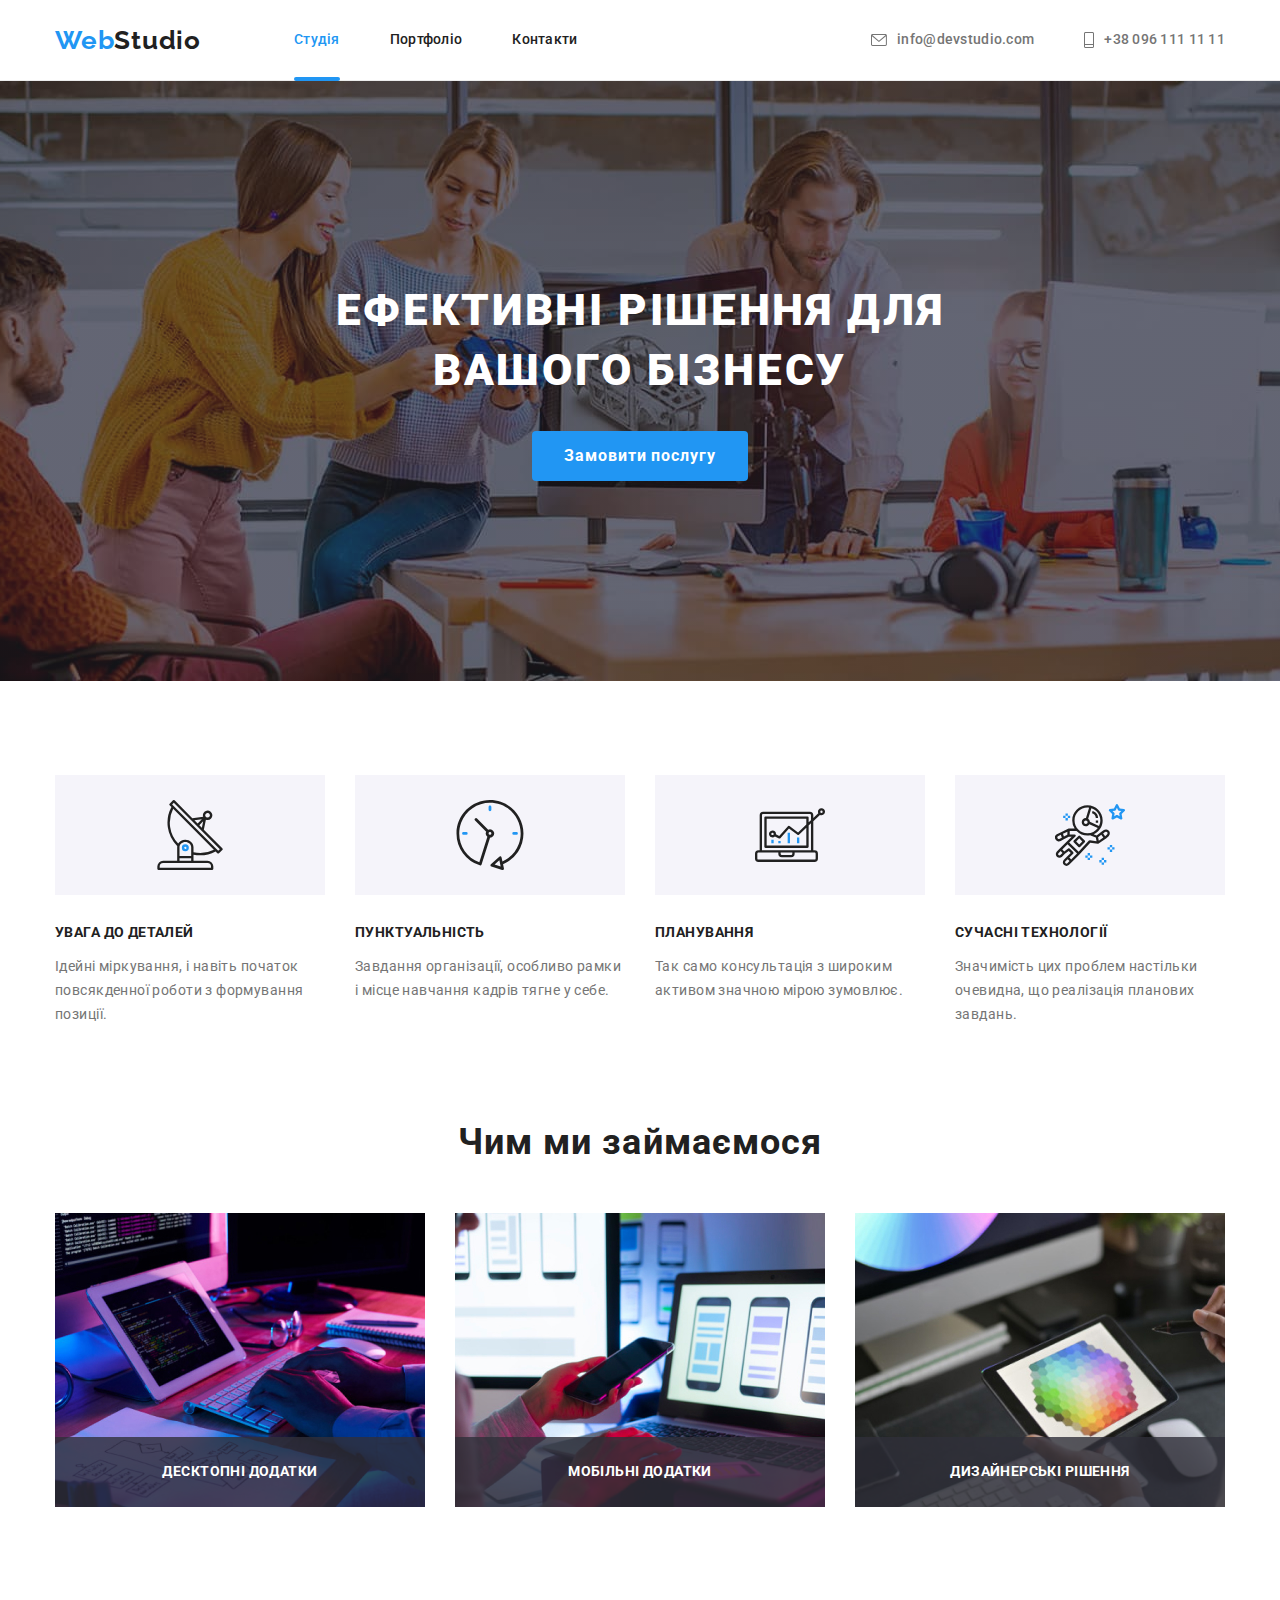
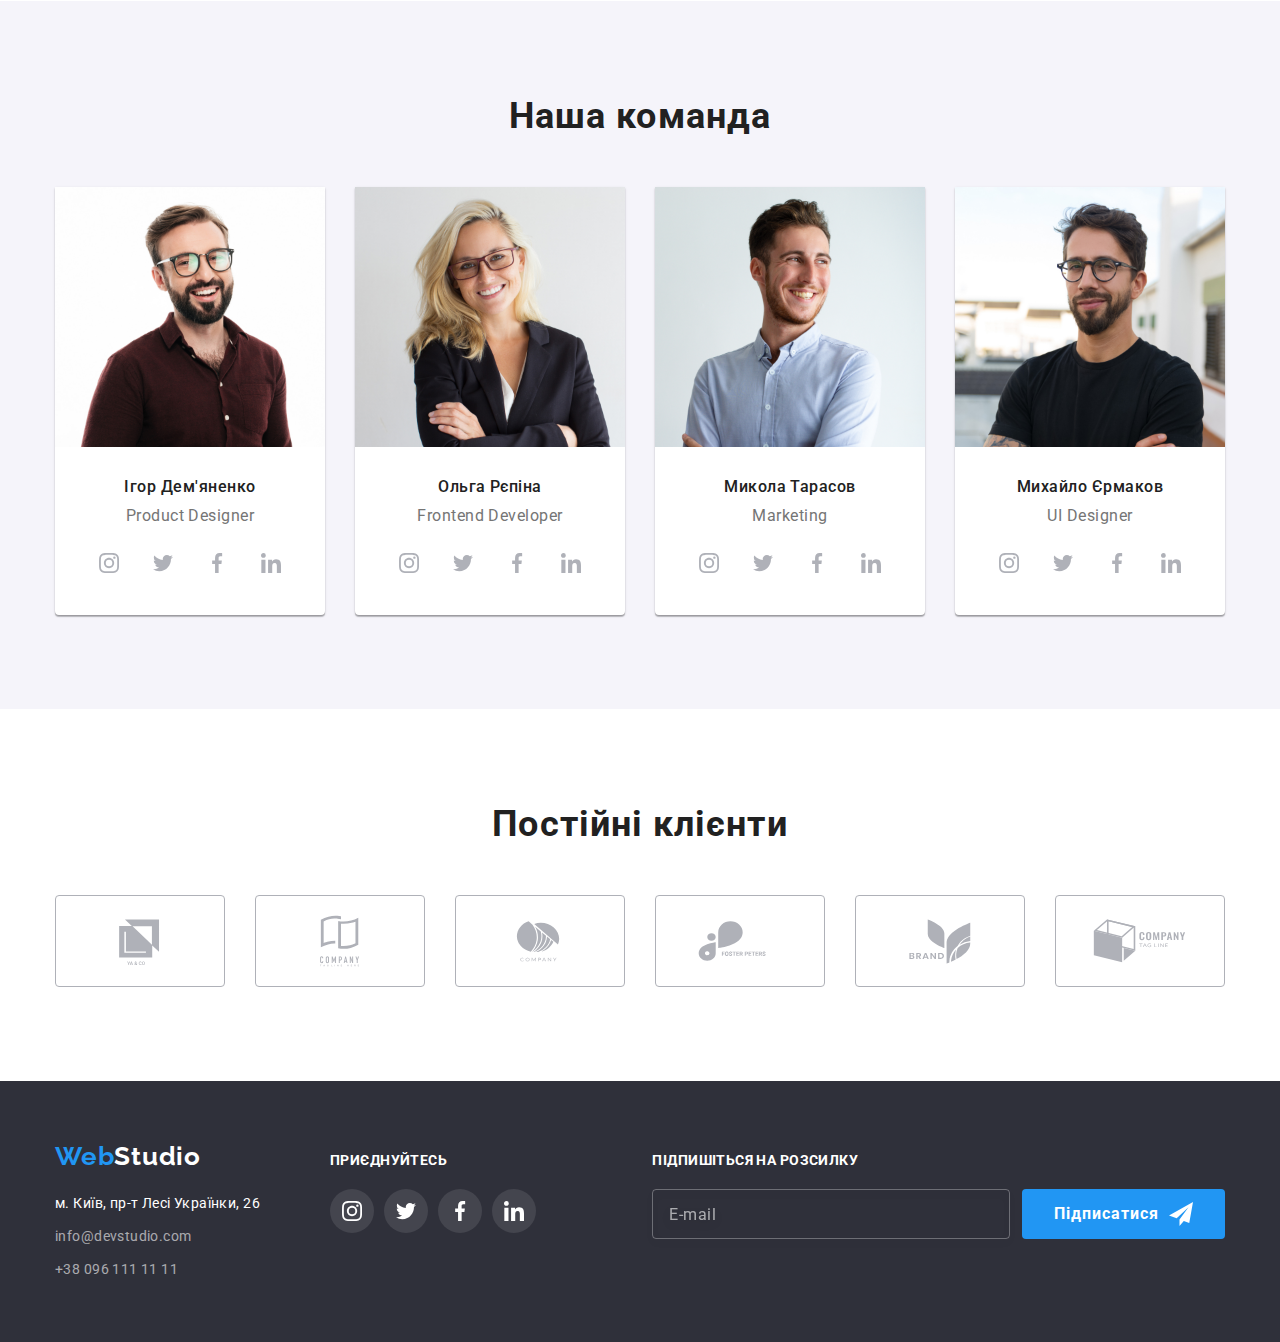
<file: index.html>
<!DOCTYPE html>
<html lang="uk">
  <head>
    <meta charset="UTF-8" />
    <meta http-equiv="X-UA-Compatible" content="IE=edge" />
    <meta name="viewport" content="width=device-width, initial-scale=1.0" />
    <title>Головна</title>
    <link rel="preconnect" href="https://fonts.googleapis.com" />
    <link rel="preconnect" href="https://fonts.gstatic.com" crossorigin />
    <link
      href="https://fonts.googleapis.com/css2?family=Raleway:wght@700&family=Roboto:wght@400;500;700;900&display=swap"
      rel="stylesheet"
    />
    <link
      rel="stylesheet"
      href="https://cdnjs.cloudflare.com/ajax/libs/modern-normalize/1.1.0/modern-normalize.min.css"
    />
    <link rel="stylesheet" href="./css/styles.css" />
  </head>
  <body class="page-body">
    <header class="page-header">
      <!--Шапка сторінки-->
      <div class="container-main">
        <a class="logo-link" href="./index.html"
          >Web<span class="logo-header">Studio</span></a
        >
        <nav>
          <!--Навігація на інші сторінки сайту-->
          <ul class="nav-list">
            <li class="nav-item">
              <a class="current-link" href="./index.html">Студія</a>
            </li>
            <li class="nav-item">
              <a class="nav-link" href="./portfolio.html">Портфоліо</a>
            </li>
            <li class="nav-item">
              <a class="nav-link" href="#">Контакти</a>
            </li>
          </ul>
        </nav>
        <ul class="nav-communication">
          <li class="nav-cm-item">
            <a class="link-cm" href="mailto:info@devstudio.com">
              <svg class="nav-icon envelope" width="16" height="12">
                <use href="./images/icons.svg#icon-envelope"></use></svg
              >info@devstudio.com</a
            >
          </li>
          <li class="nav-cm-item">
            <a class="link-cm" href="tel:+380961111111">
              <svg class="nav-icon phone" width="10" height="16">
                <use href="./images/icons.svg#icon-mobphone"></use></svg
              >+38 096 111 11 11</a
            >
          </li>
        </ul>
      </div>
    </header>
    <main>
      <!-- Герой -->
      <section class="hero">
        <div class="container">
          <h1 class="hero-title">
            Ефективні рішення для<br />
            вашого бізнесу
          </h1>
          <button type="button" class="button" data-modal-open>Замовити послугу</button>
        </div>
      </section>
      <section class="section">
        <!-- Наші переваги -->
        <div class="container">
          <h2 hidden>Особливості</h2>
          <ul class="features-items">
            <li class="features-item">
              <div class="features-block">
                <svg class="features-icon" width="70" height="70">
                  <use href="./images/icons.svg#icon-antenna"></use>
                </svg>
              </div>
              <h3 class="features-title">УВАГА ДО ДЕТАЛЕЙ</h3>
              <p class="features-text">
                Ідейні міркування, і навіть початок повсякденної роботи з
                формування позиції.
              </p>
            </li>
            <li class="features-item">
              <div class="features-block">
                <svg class="features-icon" width="70" height="70">
                  <use href="./images/icons.svg#icon-clock"></use>
                </svg>
              </div>
              <h3 class="features-title">ПУНКТУАЛЬНІСТЬ</h3>
              <p class="features-text">
                Завдання організації, особливо рамки і місце навчання кадрів
                тягне у себе.
              </p>
            </li>
            <li class="features-item">
              <div class="features-block">
                <svg class="features-icon" width="70" height="70">
                  <use href="./images/icons.svg#icon-diagram"></use>
                </svg>
              </div>
              <h3 class="features-title">ПЛАНУВАННЯ</h3>
              <p class="features-text">
                Так само консультація з широким активом значною мірою зумовлює.
              </p>
            </li>
            <li class="features-item">
              <div class="features-block">
                <svg class="features-icon" width="70" height="70">
                  <use href="./images/icons.svg#icon-astronaut"></use>
                </svg>
              </div>
              <h3 class="features-title">СУЧАСНІ ТЕХНОЛОГІЇ</h3>
              <p class="features-text">
                Значимість цих проблем настільки очевидна, що реалізація
                планових завдань.
              </p>
            </li>
          </ul>
        </div>
      </section>
      <section class="section benefits">
        <div class="container">
          <h2 class="title">Чим ми займаємося</h2>
          <ul class="benefits-items">
            <!-- Ілюстрації зайнятості -->
            <li class="benefits-item">
              <img
                src="./images/img.jpg"
                alt="Працюючий програміст за столом"
                height="294"
              />
              <div class="meta">
                <p class="meta-text">Десктопні додатки</p>
              </div>
            </li>
            <li class="benefits-item">
              <img
                src="./images/img1.jpg"
                alt="Розробка інтерфейсу смартфона"
                height="294"
              />
              <div class="meta">
                <p class="meta-text">Мобільні додатки</p>
              </div>
            </li>
            <li class="benefits-item">
              <img
                src="./images/img2.jpg"
                alt="Дизайнер з планшетом в руці"
                height="294"
              />
              <div class="meta">
                <p class="meta-text">Дизайнерські рішення</p>
              </div>
            </li>
          </ul>
        </div>
      </section>
      <section class="section card">
        <div class="container">
          <h2 class="title">Наша команда</h2>
          <ul class="section-card-items">
            <!-- Візитки працівників -->
            <li class="section-card-item">
              <img
                src="./images/cutaway1.jpg"
                alt="ігор Дем'яненко"
                height="260"
              />
              <div class="card">
                <h3 class="section-card-title">Ігор Дем'яненко</h3>
                <p class="section-card-text" lang="en">Product Designer</p>
                <ul class="card-icon-items">
                  <li class="card-icon-item">
                    <a class="card-link" href="#">
                      <svg class="card-icon" width="20" height="20">
                        <use href="./images/icons.svg#icon-instagram"></use>
                      </svg>
                    </a>
                  </li>
                  <li class="card-icon-item">
                    <a class="card-link" href="#">
                      <svg class="card-icon" width="20" height="20">
                        <use href="./images/icons.svg#icon-twitter"></use>
                      </svg>
                    </a>
                  </li>
                  <li class="card-icon-item">
                    <a class="card-link" href="#">
                      <svg class="card-icon" width="20" height="20">
                        <use href="./images/icons.svg#icon-facebook"></use>
                      </svg>
                    </a>
                  </li>
                  <li class="card-icon-item">
                    <a class="card-link" href="#">
                      <svg class="card-icon" width="20" height="20">
                        <use href="./images/icons.svg#icon-linkedin"></use>
                      </svg>
                    </a>
                  </li>
                </ul>
              </div>
            </li>
            <li class="section-card-item">
              <img
                src="./images/cutaway2.jpg"
                alt="Ольга Рєпіна"
                height="260"
              />
              <div class="card">
                <h3 class="section-card-title">Ольга Рєпіна</h3>
                <p class="section-card-text" lang="en">Frontend Developer</p>
                <ul class="card-icon-items">
                  <li class="card-icon-item">
                    <a class="card-link" href="#">
                      <svg class="card-icon" width="20" height="20">
                        <use href="./images/icons.svg#icon-instagram"></use>
                      </svg>
                    </a>
                  </li>
                  <li class="card-icon-item">
                    <a class="card-link" href="#">
                      <svg class="card-icon" width="20" height="20">
                        <use href="./images/icons.svg#icon-twitter"></use>
                      </svg>
                    </a>
                  </li>
                  <li class="card-icon-item">
                    <a class="card-link" href="#">
                      <svg class="card-icon" width="20" height="20">
                        <use href="./images/icons.svg#icon-facebook"></use>
                      </svg>
                    </a>
                  </li>
                  <li class="card-icon-item">
                    <a class="card-link" href="#">
                      <svg class="card-icon" width="20" height="20">
                        <use href="./images/icons.svg#icon-linkedin"></use>
                      </svg>
                    </a>
                  </li>
                </ul>
              </div>
            </li>
            <li class="section-card-item">
              <img
                src="./images/cutaway3.jpg"
                alt="Микола Тарасов"
                height="260"
              />
              <div class="card">
                <h3 class="section-card-title">Микола Тарасов</h3>
                <p class="section-card-text" lang="en">Marketing</p>
                <ul class="card-icon-items">
                  <li class="card-icon-item">
                    <a class="card-link" href="#">
                      <svg class="card-icon" width="20" height="20">
                        <use href="./images/icons.svg#icon-instagram"></use>
                      </svg>
                    </a>
                  </li>
                  <li class="card-icon-item">
                    <a class="card-link" href="#">
                      <svg class="card-icon" width="20" height="20">
                        <use href="./images/icons.svg#icon-twitter"></use>
                      </svg>
                    </a>
                  </li>
                  <li class="card-icon-item">
                    <a class="card-link" href="#">
                      <svg class="card-icon" width="20" height="20">
                        <use href="./images/icons.svg#icon-facebook"></use>
                      </svg>
                    </a>
                  </li>
                  <li class="card-icon-item">
                    <a class="card-link" href="#">
                      <svg class="card-icon" width="20" height="20">
                        <use href="./images/icons.svg#icon-linkedin"></use>
                      </svg>
                    </a>
                  </li>
                </ul>
              </div>
            </li>
            <li class="section-card-item">
              <img
                src="./images/cutaway4.jpg"
                alt="Михайло Єрмаков"
                height="260"
              />
              <div class="card">
                <h3 class="section-card-title">Михайло Єрмаков</h3>
                <p class="section-card-text" lang="en">UI Designer</p>
                <ul class="card-icon-items">
                  <li class="card-icon-item">
                    <a class="card-link" href="#">
                      <svg class="card-icon" width="20" height="20">
                        <use href="./images/icons.svg#icon-instagram"></use>
                      </svg>
                    </a>
                  </li>
                  <li class="card-icon-item">
                    <a class="card-link" href="#">
                      <svg class="card-icon" width="20" height="20">
                        <use href="./images/icons.svg#icon-twitter"></use>
                      </svg>
                    </a>
                  </li>
                  <li class="card-icon-item">
                    <a class="card-link" href="#">
                      <svg class="card-icon" width="20" height="20">
                        <use href="./images/icons.svg#icon-facebook"></use>
                      </svg>
                    </a>
                  </li>
                  <li class="card-icon-item">
                    <a class="card-link" href="#">
                      <svg class="card-icon" width="20" height="20">
                        <use href="./images/icons.svg#icon-linkedin"></use>
                      </svg>
                    </a>
                  </li>
                </ul>
              </div>
            </li>
          </ul>
        </div>
      </section>
      <section class="clients">
        <div class="container">
          <h2 class="title">Постійні клієнти</h2>
          <ul class="items-clients">
            <li class="item-clients">
              <a href="#" class="link-clients">
                <svg class="clients-logo" width="106" height="60">
                  <use href="./images/icons.svg#icon-logofirst"></use>
                </svg>
              </a>
            </li>
            <li class="item-clients">
              <a href="#" class="link-clients">
                <svg class="clients-logo" width="106" height="60">
                  <use href="./images/icons.svg#icon-logosecond"></use>
                </svg>
              </a>
            </li>
            <li class="item-clients">
              <a href="#" class="link-clients">
                <svg class="clients-logo" width="106" height="60">
                  <use href="./images/icons.svg#icon-logothird"></use>
                </svg>
              </a>
            </li>
            <li class="item-clients">
              <a href="#" class="link-clients">
                <svg class="clients-logo" width="106" height="60">
                  <use href="./images/icons.svg#icon-logofourth"></use>
                </svg>
              </a>
            </li>
            <li class="item-clients">
              <a href="#" class="link-clients">
                <svg class="clients-logo" width="106" height="60">
                  <use href="./images/icons.svg#icon-logofifth"></use>
                </svg>
              </a>
            </li>
            <li class="item-clients">
              <a href="#" class="link-clients">
                <svg class="clients-logo" width="106" height="60">
                  <use href="./images/icons.svg#icon-logosixth"></use>
                </svg>
              </a>
            </li>
          </ul>
        </div>
      </section>
    </main>
    <footer>
      <!-- Футер -->
      <div class="container footer">
        <div class="address">
          <a class="logo-link" href="./index.html"
            >Web<span class="logo-footer">Studio</span></a
          >
          <address>
            <ul class="address-items">
              <li class="address-item">м. Київ, пр-т Лесі Українки, 26</li>
              <li class="address-item">
                <a class="link" href="mailto:info@devstudio.com"
                  >info@devstudio.com</a
                >
              </li>
              <li class="address-item">
                <a class="link" href="tel:+380961111111">+38 096 111 11 11</a>
              </li>
            </ul>
          </address>
        </div>
        <div class="social">
          <span class="join">приєднуйтесь</span>
          <ul class="social-items">
            <li class="social-item">
              <a href="" class="card-icon social">
                <svg class="card-icon" width="20" height="20">
                  <use href="./images/icons.svg#icon-instagram"></use>
                </svg>
              </a>
            </li>
            <li class="social-item">
              <a href="" class="card-icon social">
                <svg class="card-icon" width="20" height="20">
                  <use href="./images/icons.svg#icon-twitter"></use>
                </svg>
              </a>
            </li>
            <li class="social-item">
              <a href="" class="card-icon social">
                <svg class="card-icon" width="20" height="20">
                  <use href="./images/icons.svg#icon-facebook"></use>
                </svg>
              </a>
            </li>
            <li class="social-item">
              <a href="" class="card-icon social">
                <svg class="card-icon" width="20" height="20">
                  <use href="./images/icons.svg#icon-linkedin"></use>
                </svg>
              </a>
            </li>
          </ul>
        </div>
            <form name="subscription-form" class="subscription-form" novalidate>
              <div class="subscription">
            <label class="join" for="email">Підпишіться на розсилку</label>
              <input type="email" name="email" placeholder="E-mail" id="email" />
            </div>
            <div class="subscription-btn">
          <button type="submit" class="button send">
            <span class="subscriotion-text">Підписатися</span>
            <svg class="icon-send" width="24" height="24">
              <use href="./images/icons.svg#icon-send"
            </svg></button>
           </div>
        </form>
    </footer>
    <div class="backdrop is-hidden" data-modal>
      <div class="modal">
        <form class="form-modal" autocomplete="off" novalidate>
          <span class="title-modal">Залиште свої дані, ми вам передзвонимо</span>
          <div class="form-group">
          <label for="user_name" class="label">Ім'я</label>
          <div class="form-field">
          <input type="text" class="input" name="name" id="user_name">
            <svg class="icon-modal" width="18" height="18">
              <use href="./images/icons.svg#icon-person-modal"></use>
            </svg>
        </div>
          </div>
          <div class="form-group">
          <label for="user_tel" class="label">Телефон</label>
          <div class="form-field">
          <input type="tel" name="phone_number" id="user_tel">
            <svg class="icon-modal" width="18" height="18">
              <use href="./images/icons.svg#icon-phone-modal"></use>
            </svg>
        </div>
          </div>
          <div class="form-group">
          <label for="user_email" class="label">Пошта</label>
          <div class="form-field">
          <input type="email" name="email" id="user_email">
            <svg class="icon-modal" width="18" height="18">
              <use href="./images/icons.svg#icon-email-modal"></use>
            </svg>
        </div>
          </div>
          <div class="form-group">
          <label for="comment" class="label">Коментар</label>
          <textarea name="comment" placeholder="Введіть текст" id="comment"></textarea>
          </div>
          <label for="checkbox" class="checkbox-label">
            <input type="checkbox" class="checkbox" name="accept-rules" id="checkbox">
              <svg class="icon-check" width="16" height="15">
                <use href="./images/icons.svg#icon-check"></use>
              </svg>
            Погоджуюся з розсилкою та приймаю <a href="#">Умови договору</a>
          </label>
          <button type="submit" class="button btn-modal">Відправити</button>
        </form>
        <button type="button" class="btn-close" data-modal-close>
          <svg class="icon-close-1" width="18" height="18">
            <use href="./images/icons.svg#icon-close-1"></use>
          </svg>
        </button>
      </div>
    </div>
    <script src="./js/modal.js"></script>
  </body>
</html>
</file>
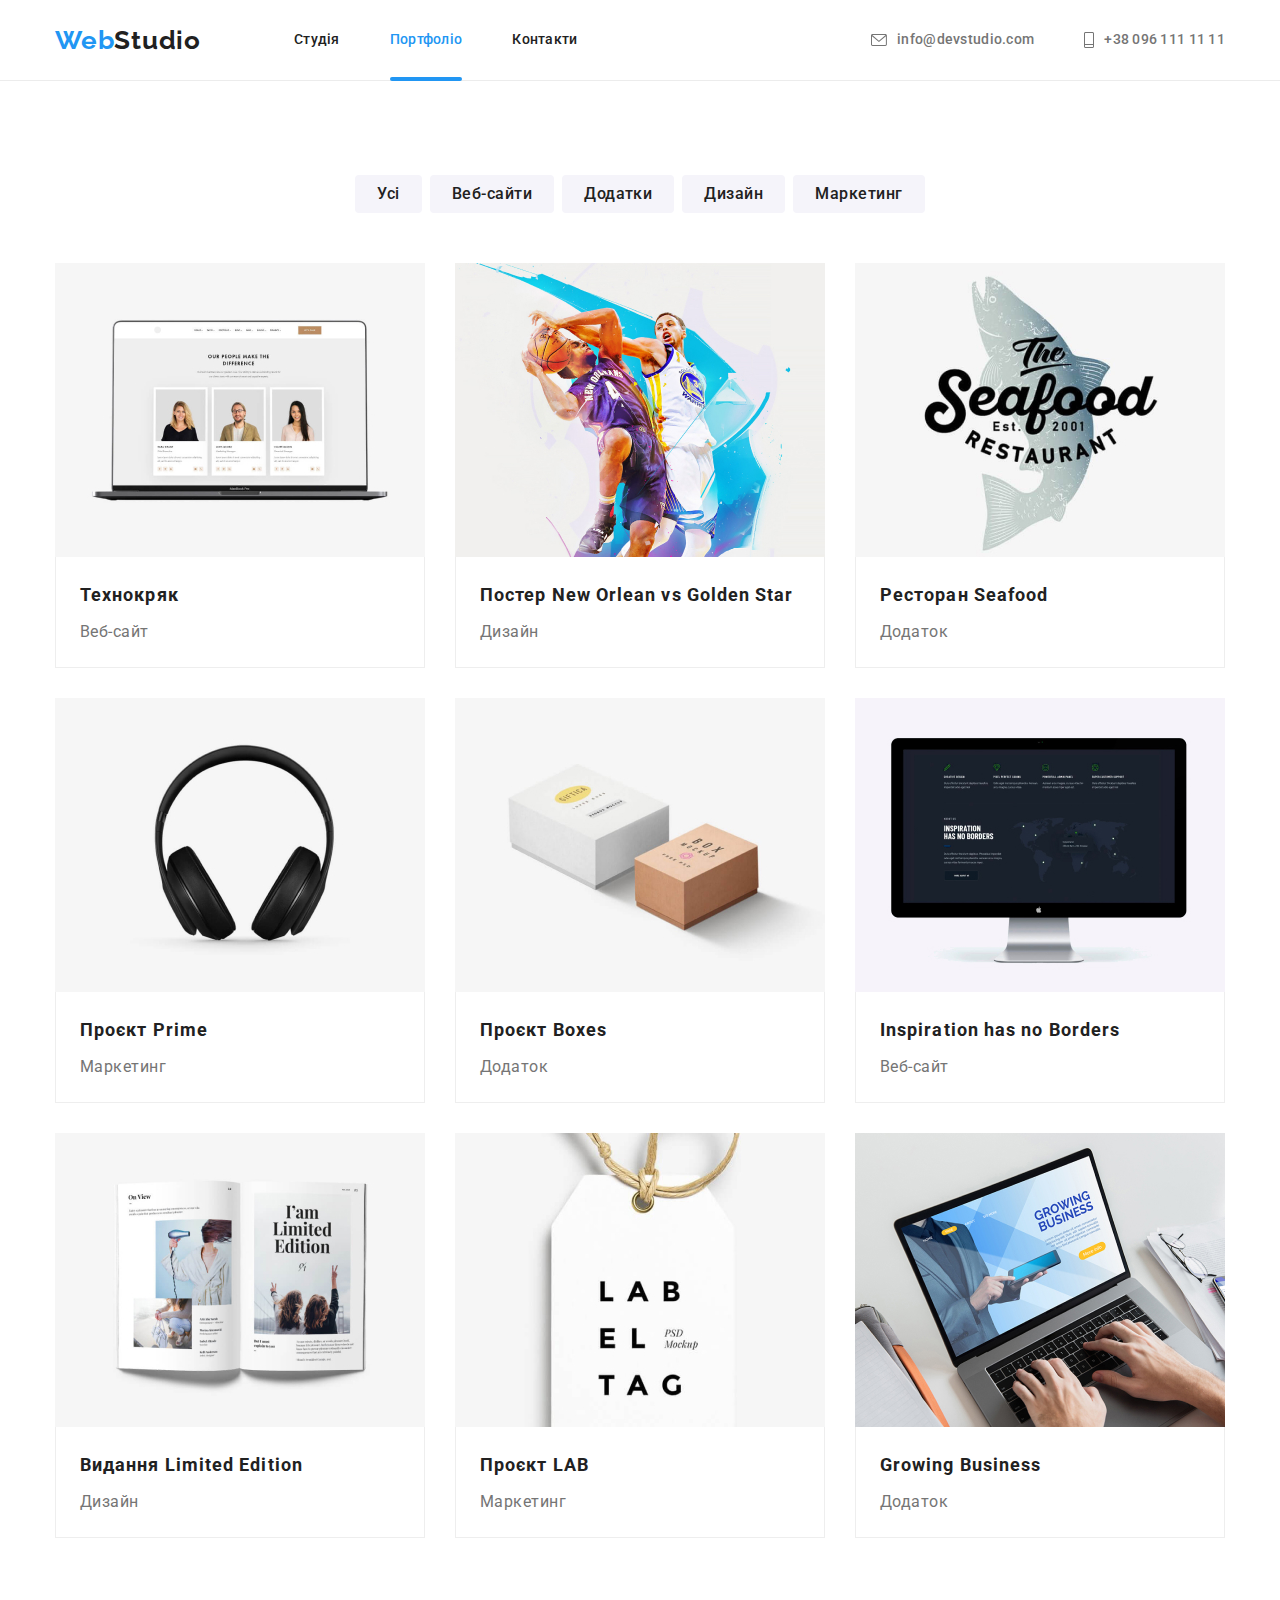
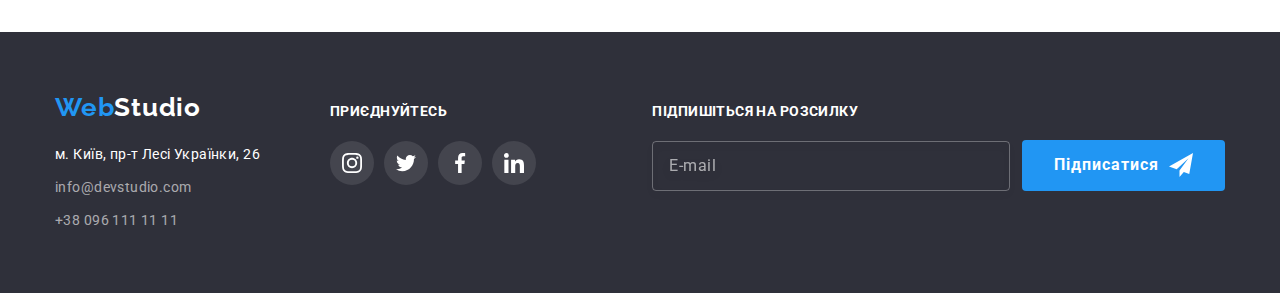
<file: portfolio.html>
<!DOCTYPE html>
<html lang="uk">
  <head>
    <meta charset="UTF-8" />
    <meta http-equiv="X-UA-Compatible" content="IE=edge" />
    <meta name="viewport" content="width=device-width, initial-scale=1.0" />
    <title>Портфоліо</title>
    <link rel="preconnect" href="https://fonts.googleapis.com" />
    <link rel="preconnect" href="https://fonts.gstatic.com" crossorigin />
    <link
      href="https://fonts.googleapis.com/css2?family=Raleway:wght@700&family=Roboto:wght@400;500;700;900&display=swap"
      rel="stylesheet"
    />
    <link
      rel="stylesheet"
      href="https://cdnjs.cloudflare.com/ajax/libs/modern-normalize/1.1.0/modern-normalize.min.css"
    />
    <link rel="stylesheet" href="./css/styles.css" />
  </head>
  <body class="page-body">
    <header class="page-header">
      <!--Шапка сторінки-->
      <div class="container-main">
        <a class="logo-link" href="./index.html"
          >Web<span class="logo-header">Studio</span></a
        >
        <nav>
          <!--Навігація на інші сторінки сайту-->
          <ul class="nav-list">
            <li class="nav-item">
              <a class="nav-link" href="./index.html">Студія</a>
            </li>
            <li class="nav-item">
              <a class="current-link" href="./portfolio.html">Портфоліо</a>
            </li>
            <li class="nav-item">
              <a class="nav-link" href="#">Контакти</a>
            </li>
          </ul>
        </nav>
        <ul class="nav-communication">
          <li class="nav-cm-item">
            <a class="link-cm" href="mailto:info@devstudio.com">
              <svg class="nav-icon envelope" width="16" height="12">
                <use href="./images/icons.svg#icon-envelope"></use></svg
              >info@devstudio.com</a
            >
          </li>
          <li class="nav-cm-item">
            <a class="link-cm" href="tel:+380961111111">
              <svg class="nav-icon phone" width="10" height="16">
                <use href="./images/icons.svg#icon-mobphone"></use></svg
              >+38 096 111 11 11</a
            >
          </li>
        </ul>
      </div>
    </header>
    <main>
      <section class="section">
        <!-- Досягнення компанії -->
        <div class="container">
          <h1 hidden>Досягнення компанії</h1>
          <ul class="filter-list">
            <li class="filter-item one">
              <button type="button">Усі</button>
            </li>
            <li class="filter-item two">
              <button type="button">Веб-сайти</button>
            </li>
            <li class="filter-item three">
              <button type="button">Додатки</button>
            </li>
            <li class="filter-item four">
              <button type="button">Дизайн</button>
            </li>
            <li class="filter-item five">
              <button type="button">Маркетинг</button>
            </li>
          </ul>
          <ul class="filter-work-items">
            <li class="filter-work-item">
              <a class="link" href="#">
                <div class="hiding-thumb">
                  <img
                    src="./images/technoquack.jpg"
                    alt="Зовнішній вигляд сайту"
                    height="294"
                    width="370"
                  />
                  <p class="overlay-text">
                    Ресурс пропонує комплексні пропозиції з різним рівнем
                    функціоналу та сервісів. Все це дозволить відвідувачу
                    отримати вичерпні відомості про компанію чи приватну особу.
                  </p>
                </div>
                <div class="work-sign">
                  <h2 class="filter-work-title">Технокряк</h2>
                  <p class="filter-work-text">Веб-сайт</p>
                </div>
              </a>
            </li>
            <li class="filter-work-item">
              <a class="link" href="#">
                <div class="hiding-thumb">
                  <img
                    src="./images/neworlean.jpg"
                    alt="Дві людини з баскетбольним м'ячем"
                    height="294"
                    width="370"
                  />
                  <p class="overlay-text">
                    Ресурс пропонує комплексні пропозиції з різним рівнем
                    функціоналу та сервісів. Все це дозволить відвідувачу
                    отримати вичерпні відомості про компанію чи приватну особу.
                  </p>
                </div>
                <div class="work-sign">
                  <h2 class="filter-work-title">
                    Постер New Orlean vs Golden Star
                  </h2>
                  <p class="filter-work-text">Дизайн</p>
                </div>
              </a>
            </li>
            <li class="filter-work-item">
              <a class="link" href="#">
                <div class="hiding-thumb">
                  <img
                    src="./images/seafood.jpg"
                    alt="Логотип ресторану"
                    height="294"
                    width="370"
                  />
                  <p class="overlay-text">
                    Ресурс пропонує комплексні пропозиції з різним рівнем
                    функціоналу та сервісів. Все це дозволить відвідувачу
                    отримати вичерпні відомості про компанію чи приватну особу.
                  </p>
                </div>
                <div class="work-sign">
                  <h2 class="filter-work-title">Ресторан Seafood</h2>
                  <p class="filter-work-text">Додаток</p>
                </div>
              </a>
            </li>
            <li class="filter-work-item">
              <a class="link" href="#">
                <div class="hiding-thumb">
                  <img
                    src="./images/projectprime.jpg"
                    alt="Навушники"
                    height="294"
                    width="370"
                  />
                  <p class="overlay-text">
                    Ресурс пропонує комплексні пропозиції з різним рівнем
                    функціоналу та сервісів. Все це дозволить відвідувачу
                    отримати вичерпні відомості про компанію чи приватну особу.
                  </p>
                </div>
                <div class="work-sign">
                  <h2 class="filter-work-title">Проєкт Prime</h2>
                  <p class="filter-work-text">Маркетинг</p>
                </div>
              </a>
            </li>
            <li class="filter-work-item">
              <a class="link" href="#">
                <div class="hiding-thumb">
                  <img
                    src="./images/projectboxes.jpg"
                    alt="Дві коробки"
                    height="294"
                    width="370"
                  />
                  <p class="overlay-text">
                    Ресурс пропонує комплексні пропозиції з різним рівнем
                    функціоналу та сервісів. Все це дозволить відвідувачу
                    отримати вичерпні відомості про компанію чи приватну особу.
                  </p>
                </div>
                <div class="work-sign">
                  <h2 class="filter-work-title">Проєкт Boxes</h2>
                  <p class="filter-work-text">Додаток</p>
                </div>
              </a>
            </li>
            <li class="filter-work-item">
              <a class="link" href="#">
                <div class="hiding-thumb">
                  <img
                    src="./images/inspiration.jpg"
                    alt="Монітор"
                    height="294"
                    width="370"
                  />
                  <p class="overlay-text">
                    Ресурс пропонує комплексні пропозиції з різним рівнем
                    функціоналу та сервісів. Все це дозволить відвідувачу
                    отримати вичерпні відомості про компанію чи приватну особу.
                  </p>
                </div>
                <div class="work-sign">
                  <h2 class="filter-work-title" lang="en">
                    Inspiration has no Borders
                  </h2>
                  <p class="filter-work-text">Веб-сайт</p>
                </div>
              </a>
            </li>
            <li class="filter-work-item">
              <a class="link" href="#">
                <div class="hiding-thumb">
                  <img
                    src="./images/limitededition.jpg"
                    alt="Книга"
                    height="294"
                    width="370"
                  />
                  <p class="overlay-text">
                    Ресурс пропонує комплексні пропозиції з різним рівнем
                    функціоналу та сервісів. Все це дозволить відвідувачу
                    отримати вичерпні відомості про компанію чи приватну особу.
                  </p>
                </div>
                <div class="work-sign">
                  <h2 class="filter-work-title">Видання Limited Edition</h2>
                  <p class="filter-work-text">Дизайн</p>
                </div>
              </a>
            </li>
            <li class="filter-work-item">
              <a class="link" href="#">
                <div class="hiding-thumb">
                  <img
                    src="./images/projectlab.jpg"
                    alt="Етикетка"
                    height="294"
                    width="370"
                  />
                  <p class="overlay-text">
                    Ресурс пропонує комплексні пропозиції з різним рівнем
                    функціоналу та сервісів. Все це дозволить відвідувачу
                    отримати вичерпні відомості про компанію чи приватну особу.
                  </p>
                </div>
                <div class="work-sign">
                  <h2 class="filter-work-title">Проєкт LAB</h2>
                  <p class="filter-work-text">Маркетинг</p>
                </div>
              </a>
            </li>
            <li class="filter-work-item">
              <a class="link" href="#">
                <div class="hiding-thumb">
                  <img
                    src="./images/business.jpg"
                    alt="Додаток на екрані"
                    height="294"
                    width="370"
                  />
                  <p class="overlay-text">
                    Ресурс пропонує комплексні пропозиції з різним рівнем
                    функціоналу та сервісів. Все це дозволить відвідувачу
                    отримати вичерпні відомості про компанію чи приватну особу.
                  </p>
                </div>
                <div class="work-sign">
                  <h2 class="filter-work-title" lang="en">Growing Business</h2>
                  <p class="filter-work-text">Додаток</p>
                </div>
              </a>
            </li>
          </ul>
        </div>
      </section>
    </main>
     <footer>
      <!-- Футер -->
      <div class="container footer">
        <div class="address">
          <a class="logo-link" href="./index.html"
            >Web<span class="logo-footer">Studio</span></a
          >
          <address>
            <ul class="address-items">
              <li class="address-item">м. Київ, пр-т Лесі Українки, 26</li>
              <li class="address-item">
                <a class="link" href="mailto:info@devstudio.com"
                  >info@devstudio.com</a
                >
              </li>
              <li class="address-item">
                <a class="link" href="tel:+380961111111">+38 096 111 11 11</a>
              </li>
            </ul>
          </address>
        </div>
        <div class="social">
          <span class="join">приєднуйтесь</span>
          <ul class="social-items">
            <li class="social-item">
              <a href="" class="card-icon social">
                <svg class="card-icon" width="20" height="20">
                  <use href="./images/icons.svg#icon-instagram"></use>
                </svg>
              </a>
            </li>
            <li class="social-item">
              <a href="" class="card-icon social">
                <svg class="card-icon" width="20" height="20">
                  <use href="./images/icons.svg#icon-twitter"></use>
                </svg>
              </a>
            </li>
            <li class="social-item">
              <a href="" class="card-icon social">
                <svg class="card-icon" width="20" height="20">
                  <use href="./images/icons.svg#icon-facebook"></use>
                </svg>
              </a>
            </li>
            <li class="social-item">
              <a href="" class="card-icon social">
                <svg class="card-icon" width="20" height="20">
                  <use href="./images/icons.svg#icon-linkedin"></use>
                </svg>
              </a>
            </li>
          </ul>
        </div>
            <form name="subscription-form" class="subscription-form" novalidate>
              <div class="subscription">
            <label class="join" for="email">Підпишіться на розсилку</label>
              <input type="email" name="email" placeholder="E-mail" id="email" />
            </div>
            <div class="subscription-btn">
          <button type="submit" class="button send">
            <span class="subscriotion-text">Підписатися</span>
            <svg class="icon-send" width="24" height="24">
              <use href="./images/icons.svg#icon-send"
            </svg></button>
           </div>
        </form>
    </footer>
  </body>
</html>
</file>
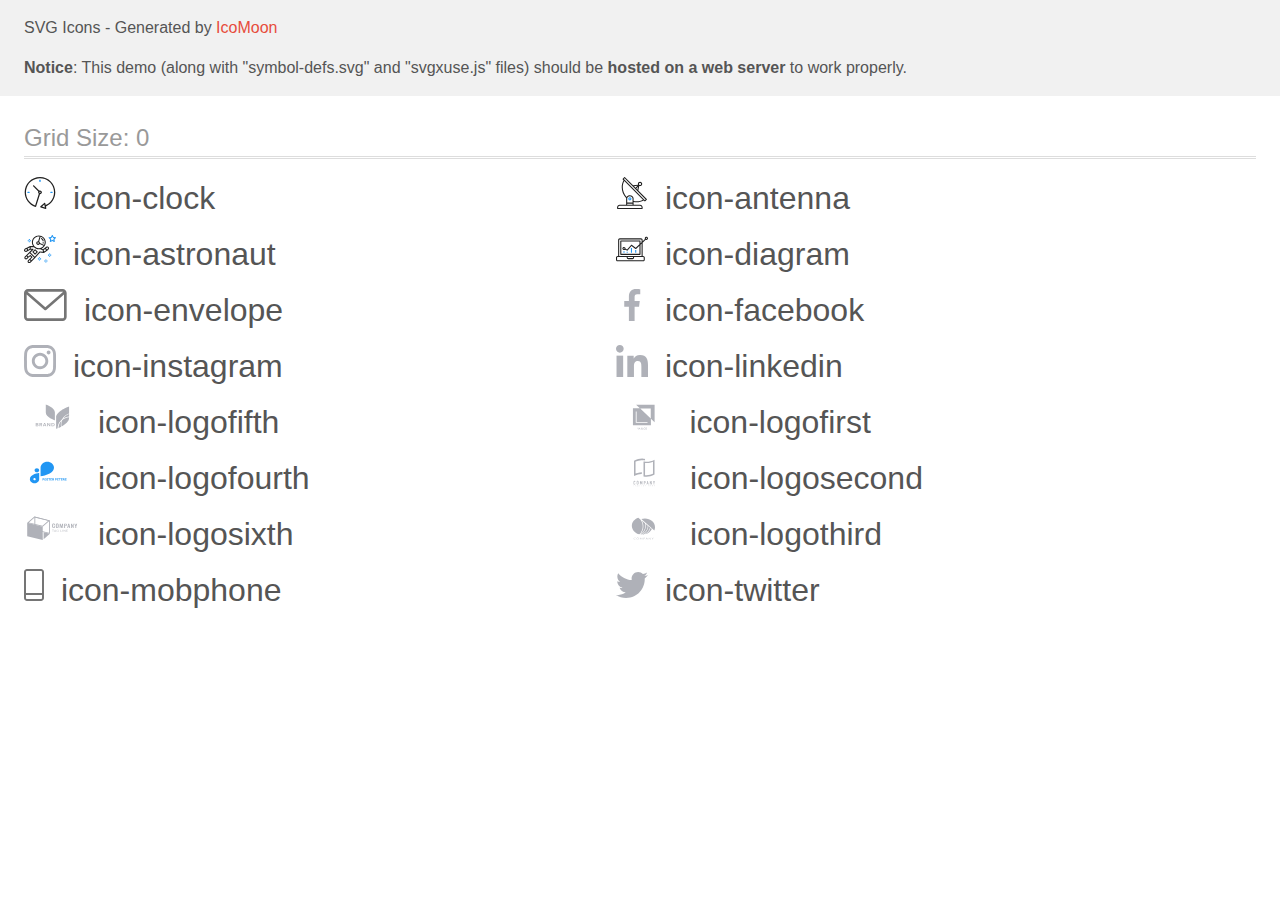
<file: images/icomoon/demo-external-svg.html>
<!doctype html>
<html>
<head>
    <title>IcoMoon - SVG Icons</title>
    <meta charset="utf-8">
    <meta name="viewport" content="width=device-width, initial-scale=1">
    <link rel="stylesheet" href="demo-files/demo.css">
    <link rel="stylesheet" href="style.css">
</head>
<body>
<header class="bgc1 clearfix">
<div class="mhl">
    <p>SVG Icons - Generated by <a href="https://icomoon.io/app">IcoMoon</a></p><p><strong>Notice</strong>: This demo (along with "symbol-defs.svg" and "svgxuse.js" files) should be <b>hosted on a web server</b> to work properly.</p>
</div>
</header>
    <div class="clearfix mhl ptl">
        <h1 class="mvm mtn fgc1">Grid Size: 0</h1>
        <div class="glyph fs1">
            <div class="clearfix pbs">
                <svg class="icon icon-clock"><use xlink:href="symbol-defs.svg#icon-clock"></use></svg><span class="name"> icon-clock</span>
            </div>
        </div>
        <div class="glyph fs1">
            <div class="clearfix pbs">
                <svg class="icon icon-antenna"><use xlink:href="symbol-defs.svg#icon-antenna"></use></svg><span class="name"> icon-antenna</span>
            </div>
        </div>
        <div class="glyph fs1">
            <div class="clearfix pbs">
                <svg class="icon icon-astronaut"><use xlink:href="symbol-defs.svg#icon-astronaut"></use></svg><span class="name"> icon-astronaut</span>
            </div>
        </div>
        <div class="glyph fs1">
            <div class="clearfix pbs">
                <svg class="icon icon-diagram"><use xlink:href="symbol-defs.svg#icon-diagram"></use></svg><span class="name"> icon-diagram</span>
            </div>
        </div>
        <div class="glyph fs1">
            <div class="clearfix pbs">
                <svg class="icon icon-envelope"><use xlink:href="symbol-defs.svg#icon-envelope"></use></svg><span class="name"> icon-envelope</span>
            </div>
        </div>
        <div class="glyph fs1">
            <div class="clearfix pbs">
                <svg class="icon icon-facebook"><use xlink:href="symbol-defs.svg#icon-facebook"></use></svg><span class="name"> icon-facebook</span>
            </div>
        </div>
        <div class="glyph fs1">
            <div class="clearfix pbs">
                <svg class="icon icon-instagram"><use xlink:href="symbol-defs.svg#icon-instagram"></use></svg><span class="name"> icon-instagram</span>
            </div>
        </div>
        <div class="glyph fs1">
            <div class="clearfix pbs">
                <svg class="icon icon-linkedin"><use xlink:href="symbol-defs.svg#icon-linkedin"></use></svg><span class="name"> icon-linkedin</span>
            </div>
        </div>
        <div class="glyph fs1">
            <div class="clearfix pbs">
                <svg class="icon icon-logofifth"><use xlink:href="symbol-defs.svg#icon-logofifth"></use></svg><span class="name"> icon-logofifth</span>
            </div>
        </div>
        <div class="glyph fs1">
            <div class="clearfix pbs">
                <svg class="icon icon-logofirst"><use xlink:href="symbol-defs.svg#icon-logofirst"></use></svg><span class="name"> icon-logofirst</span>
            </div>
        </div>
        <div class="glyph fs1">
            <div class="clearfix pbs">
                <svg class="icon icon-logofourth"><use xlink:href="symbol-defs.svg#icon-logofourth"></use></svg><span class="name"> icon-logofourth</span>
            </div>
        </div>
        <div class="glyph fs1">
            <div class="clearfix pbs">
                <svg class="icon icon-logosecond"><use xlink:href="symbol-defs.svg#icon-logosecond"></use></svg><span class="name"> icon-logosecond</span>
            </div>
        </div>
        <div class="glyph fs1">
            <div class="clearfix pbs">
                <svg class="icon icon-logosixth"><use xlink:href="symbol-defs.svg#icon-logosixth"></use></svg><span class="name"> icon-logosixth</span>
            </div>
        </div>
        <div class="glyph fs1">
            <div class="clearfix pbs">
                <svg class="icon icon-logothird"><use xlink:href="symbol-defs.svg#icon-logothird"></use></svg><span class="name"> icon-logothird</span>
            </div>
        </div>
        <div class="glyph fs1">
            <div class="clearfix pbs">
                <svg class="icon icon-mobphone"><use xlink:href="symbol-defs.svg#icon-mobphone"></use></svg><span class="name"> icon-mobphone</span>
            </div>
        </div>
        <div class="glyph fs1">
            <div class="clearfix pbs">
                <svg class="icon icon-twitter"><use xlink:href="symbol-defs.svg#icon-twitter"></use></svg><span class="name"> icon-twitter</span>
            </div>
        </div>
  </div>
<script defer src="svgxuse.js"></script>
</body>
</html>
</file>
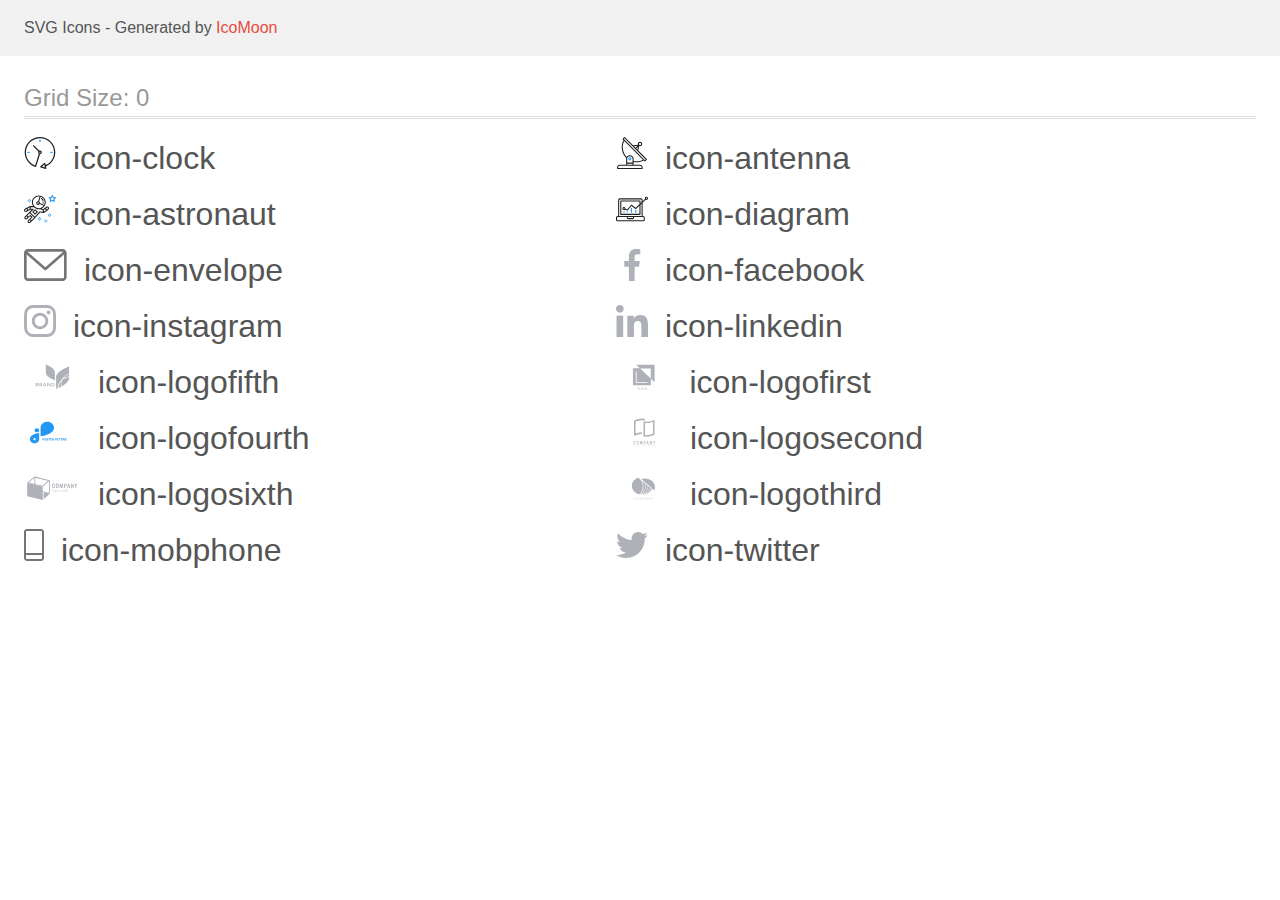
<file: images/icomoon/demo.html>
<!doctype html>
<html>
<head>
    <title>IcoMoon - SVG Icons</title>
    <meta charset="utf-8">
    <meta name="viewport" content="width=device-width, initial-scale=1">
    <link rel="stylesheet" href="demo-files/demo.css">
    <link rel="stylesheet" href="style.css">
</head>
<body>
<svg aria-hidden="true" style="position: absolute; width: 0; height: 0; overflow: hidden;" version="1.1" xmlns="http://www.w3.org/2000/svg" xmlns:xlink="http://www.w3.org/1999/xlink">
<defs>
<symbol id="icon-clock" viewBox="0 0 32 32">
<path fill="#212121" style="fill: var(--color1, #212121)" d="M31.297 15.301c-0.002-8.452-6.855-15.303-15.308-15.301s-15.303 6.855-15.301 15.308c0.001 6.658 4.307 12.551 10.649 14.576 0.061 0.019 0.124 0.029 0.187 0.029 0.121-0 0.239-0.032 0.342-0.094 0.135-0.080 0.236-0.207 0.283-0.356l3.865-12.25c1.057-0.005 1.909-0.866 1.903-1.923s-0.866-1.909-1.923-1.903c-0.284 0.001-0.565 0.067-0.82 0.191l-5.106-5.107c-0.253-0.245-0.657-0.238-0.902 0.016-0.239 0.247-0.239 0.639 0 0.886l5.103 5.109c-0.392 0.799-0.168 1.764 0.536 2.309l-3.683 11.673c-7.278-2.681-11.004-10.754-8.323-18.032s10.754-11.004 18.032-8.323 11.004 10.754 8.323 18.032c-1.31 3.556-4.001 6.431-7.462 7.973l-0.398-1.874c-0.073-0.344-0.411-0.565-0.756-0.492-0.109 0.023-0.209 0.074-0.292 0.148l-3.837 3.426c-0.263 0.234-0.287 0.637-0.052 0.9 0.076 0.085 0.174 0.149 0.283 0.184l4.899 1.563c0.335 0.108 0.694-0.077 0.802-0.412 0.034-0.106 0.040-0.219 0.017-0.328l-0.391-1.839c5.664-2.388 9.342-7.942 9.329-14.089zM15.992 14.664c0.352 0 0.638 0.286 0.638 0.638s-0.286 0.638-0.638 0.638c-0.352 0-0.638-0.285-0.638-0.638s0.285-0.638 0.638-0.638zM18.093 29.528l2.184-1.948 0.603 2.84-2.787-0.892z"></path>
<path fill="#2196f3" style="fill: var(--color2, #2196f3)" d="M15.354 3.185v1.275c0 0.352 0.285 0.638 0.638 0.638s0.638-0.285 0.638-0.638v-1.275c0-0.352-0.286-0.638-0.638-0.638s-0.638 0.286-0.638 0.638z"></path>
<path fill="#2196f3" style="fill: var(--color2, #2196f3)" d="M3.876 14.664c-0.352 0-0.638 0.286-0.638 0.638s0.285 0.638 0.638 0.638h1.275c0.352 0 0.638-0.285 0.638-0.638s-0.285-0.638-0.638-0.638h-1.275z"></path>
<path fill="#2196f3" style="fill: var(--color2, #2196f3)" d="M28.108 15.939c0.352 0 0.638-0.285 0.638-0.638s-0.285-0.638-0.638-0.638h-1.275c-0.352 0-0.638 0.286-0.638 0.638s0.286 0.638 0.638 0.638h1.275z"></path>
</symbol>
<symbol id="icon-antenna" viewBox="0 0 32 32">
<path fill="#212121" style="fill: var(--color1, #212121)" d="M30.773 22.098l-8.443-8.505 0.937-4.615c0.242 0.094 0.499 0.144 0.758 0.146h0.006c1.192 0.014 2.17-0.941 2.184-2.133s-0.941-2.17-2.133-2.184c-1.192-0.014-2.17 0.941-2.184 2.133-0.003 0.255 0.039 0.509 0.125 0.749l-4.96 0.605-8.091-8.133c-0.099-0.101-0.235-0.159-0.377-0.16-0.14 0.001-0.274 0.056-0.373 0.155l-1.513 1.504c-0.208 0.208-0.208 0.546 0 0.754l0.814 0.826c-3.153 5.798-2.129 12.978 2.519 17.663 0.043 0.041 0.092 0.074 0.146 0.098-0.034 0.18-0.051 0.364-0.052 0.547v6.187h-6.4c-1.472 0.002-2.665 1.195-2.667 2.667v1.067c0 0.295 0.239 0.533 0.533 0.533h24.533c0.295 0 0.533-0.239 0.533-0.533v-1.067c-0.002-1.472-1.195-2.665-2.667-2.667h-6.4v-2.742c1.003 0.21 2.024 0.317 3.049 0.32 2.458-0.003 4.877-0.615 7.040-1.783l0.818 0.823c0.099 0.101 0.235 0.159 0.377 0.16 0.14-0.001 0.274-0.056 0.373-0.155l1.513-1.504c0.208-0.208 0.208-0.546 0-0.754zM23.28 6.233c0.418-0.415 1.093-0.414 1.508 0.004s0.414 1.093-0.004 1.508c-0.2 0.199-0.47 0.31-0.752 0.31h-0.003c-0.589-0.003-1.064-0.483-1.061-1.072 0.002-0.282 0.115-0.552 0.314-0.751h-0.002zM22.024 9.738l-0.598 2.946-1.175-1.182 1.774-1.763zM21.419 8.836l-1.92 1.909-1.485-1.493 3.405-0.415zM24.004 28.8c0.884 0 1.6 0.716 1.6 1.6v0.533h-23.467v-0.533c0-0.884 0.716-1.6 1.6-1.6h20.267zM16.537 26.667v1.067h-5.333v-1.067h5.333zM11.204 25.6v-4.053c0-1.294 1.196-2.347 2.667-2.347s2.667 1.053 2.667 2.347v4.053h-5.333zM17.604 23.904v-2.357c0-1.882-1.675-3.413-3.733-3.413-1.331-0.020-2.576 0.657-3.281 1.786-4.058-4.274-4.971-10.645-2.279-15.887l18.602 18.708c-2.872 1.461-6.165 1.873-9.309 1.163zM28.893 23.22l-21.057-21.181 0.755-0.752 7.935 7.98c0.004 0 0.006 0.007 0.010 0.010l13.115 13.191-0.757 0.752z"></path>
<path fill="#2196f3" style="fill: var(--color2, #2196f3)" d="M13.876 20.267h-0.005c-0.884-0.001-1.601 0.714-1.602 1.598s0.714 1.601 1.598 1.602h0.005c0.884 0.001 1.601-0.714 1.602-1.598s-0.714-1.601-1.598-1.602zM14.249 22.245c-0.1 0.1-0.236 0.156-0.378 0.155-0.295-0.002-0.532-0.242-0.531-0.536 0.001-0.141 0.057-0.276 0.157-0.375s0.233-0.154 0.373-0.155c0.295 0.002 0.532 0.241 0.53 0.536-0.001 0.141-0.057 0.276-0.157 0.375h0.005z"></path>
</symbol>
<symbol id="icon-astronaut" viewBox="0 0 32 32">
<path fill="#2196f3" style="fill: var(--color2, #2196f3)" d="M31.974 4.524c-0.063-0.193-0.229-0.333-0.43-0.363l-1.91-0.278-0.855-1.731c-0.179-0.365-0.777-0.365-0.956 0l-0.855 1.731-1.91 0.278c-0.201 0.029-0.367 0.17-0.431 0.363-0.062 0.193-0.011 0.405 0.135 0.547l1.383 1.348-0.326 1.903c-0.034 0.2 0.048 0.402 0.212 0.522 0.166 0.121 0.382 0.135 0.562 0.040l1.709-0.899 1.709 0.899c0.078 0.041 0.164 0.061 0.249 0.061 0.11 0 0.221-0.034 0.314-0.102 0.164-0.119 0.246-0.322 0.212-0.522l-0.326-1.903 1.383-1.348c0.145-0.142 0.197-0.354 0.135-0.547zM29.511 5.851c-0.125 0.122-0.183 0.299-0.153 0.472l0.191 1.114-1-0.526c-0.078-0.041-0.163-0.061-0.249-0.061s-0.17 0.020-0.249 0.061l-1.001 0.526 0.191-1.114c0.030-0.173-0.028-0.349-0.153-0.472l-0.81-0.789 1.119-0.163c0.174-0.025 0.324-0.134 0.402-0.292l0.5-1.013 0.5 1.013c0.078 0.157 0.228 0.267 0.402 0.292l1.119 0.163-0.809 0.789z"></path>
<path fill="#2196f3" style="fill: var(--color2, #2196f3)" d="M26.134 20.522h-1.067v1.067h1.067v-1.067z"></path>
<path fill="#2196f3" style="fill: var(--color2, #2196f3)" d="M26.134 22.656h-1.067v1.067h1.067v-1.067z"></path>
<path fill="#2196f3" style="fill: var(--color2, #2196f3)" d="M27.2 21.589h-1.067v1.067h1.067v-1.067z"></path>
<path fill="#2196f3" style="fill: var(--color2, #2196f3)" d="M25.067 21.589h-1.067v1.067h1.067v-1.067z"></path>
<path fill="#2196f3" style="fill: var(--color2, #2196f3)" d="M22.4 26.389h-1.067v1.067h1.067v-1.067z"></path>
<path fill="#2196f3" style="fill: var(--color2, #2196f3)" d="M22.4 28.522h-1.067v1.067h1.067v-1.067z"></path>
<path fill="#2196f3" style="fill: var(--color2, #2196f3)" d="M23.467 27.456h-1.067v1.067h1.067v-1.067z"></path>
<path fill="#2196f3" style="fill: var(--color2, #2196f3)" d="M21.333 27.456h-1.067v1.067h1.067v-1.067z"></path>
<path fill="#2196f3" style="fill: var(--color2, #2196f3)" d="M16 24.256h-1.067v1.067h1.067v-1.067z"></path>
<path fill="#2196f3" style="fill: var(--color2, #2196f3)" d="M16 26.389h-1.067v1.067h1.067v-1.067z"></path>
<path fill="#2196f3" style="fill: var(--color2, #2196f3)" d="M17.067 25.322h-1.067v1.067h1.067v-1.067z"></path>
<path fill="#2196f3" style="fill: var(--color2, #2196f3)" d="M14.933 25.322h-1.067v1.067h1.067v-1.067z"></path>
<path fill="#2196f3" style="fill: var(--color2, #2196f3)" d="M5.867 6.122h-1.067v1.067h1.067v-1.067z"></path>
<path fill="#2196f3" style="fill: var(--color2, #2196f3)" d="M5.867 8.255h-1.067v1.067h1.067v-1.067z"></path>
<path fill="#2196f3" style="fill: var(--color2, #2196f3)" d="M6.933 7.189h-1.067v1.067h1.067v-1.067z"></path>
<path fill="#2196f3" style="fill: var(--color2, #2196f3)" d="M4.8 7.189h-1.067v1.067h1.067v-1.067z"></path>
<path fill="#212121" style="fill: var(--color1, #212121)" d="M24.715 14.159c-0.287-0.388-0.709-0.637-1.188-0.705-0.481-0.068-0.956 0.058-1.34 0.352l-1.252 0.96-1.898 1.417-1.358-0.541c2.421-1.086 4.114-3.508 4.114-6.32 0-3.823-3.123-6.933-6.961-6.933s-6.961 3.11-6.961 6.933c0 1.386 0.414 2.674 1.12 3.758l-2.764-0.024c-0.002 0-0.003 0-0.005 0-0.009 0-0.015 0.004-0.023 0.005-0.053 0.002-0.105 0.013-0.155 0.031-0.013 0.005-0.026 0.008-0.038 0.013-0.006 0.003-0.013 0.003-0.019 0.006l-3.233 1.596c-0.001 0-0.001 0-0.001 0.001l-1.893 0.911c-0.021 0.009-0.042 0.021-0.063 0.035-0.755 0.502-1.012 1.489-0.598 2.295 0.22 0.429 0.595 0.745 1.056 0.889 0.178 0.055 0.359 0.083 0.539 0.083 0.29 0 0.577-0.071 0.839-0.211l1.388-0.738 2.264-1.169 1.357-0.008-5.442 5.416c-0.001 0.001-0.001 0.001-0.002 0.001l-1.339 1.333c-0.316 0.315-0.49 0.732-0.49 1.178s0.174 0.863 0.49 1.179c0.325 0.323 0.752 0.485 1.179 0.485s0.854-0.162 1.18-0.485l1.314-1.309 1.741-1.3 0.901 0.897-1.762 1.754c0 0.001-0.001 0.001-0.002 0.001l-1.339 1.333c-0.316 0.315-0.49 0.732-0.49 1.178s0.174 0.863 0.49 1.179c0.325 0.323 0.753 0.485 1.18 0.485s0.855-0.162 1.18-0.485l3.482-3.467c0.001-0.001 0.001-0.001 0.001-0.002l1.010-1-0.004-0.004c0.006-0.006 0.015-0.009 0.022-0.015l5.166-5.658 3.471 0.494c0.025 0.004 0.050 0.005 0.075 0.005 0.065 0 0.127-0.015 0.187-0.038 0.018-0.006 0.033-0.015 0.050-0.023 0.019-0.010 0.039-0.015 0.058-0.027l3.213-2.133c0.012-0.008 0.018-0.021 0.029-0.029 0.013-0.010 0.029-0.014 0.041-0.026l1.271-1.191c0.662-0.62 0.753-1.635 0.212-2.362zM2.13 17.77c-0.173 0.093-0.37 0.111-0.558 0.052-0.187-0.058-0.338-0.186-0.427-0.358-0.161-0.314-0.068-0.695 0.214-0.902l1.314-0.632 0.449 1.312-0.992 0.528zM5.628 15.942l-1.548 0.8-0.439-1.283 2.027-1.001-0.040 1.484zM20.727 9.322c0 0.918-0.219 1.785-0.599 2.559l-4.181-1.899c-0.044-0.573-0.341-1.075-0.788-1.388l1.464-4.86c2.378 0.756 4.105 2.974 4.105 5.588zM8.938 9.322c0-3.235 2.644-5.867 5.894-5.867 0.253 0 0.5 0.021 0.745 0.052l-1.432 4.754c-0.019-0.001-0.037-0.006-0.057-0.006-1.033 0-1.873 0.837-1.873 1.867s0.84 1.867 1.873 1.867c0.694 0 1.294-0.383 1.618-0.945l3.862 1.755c-1.075 1.446-2.795 2.39-4.737 2.39-3.25 0-5.894-2.632-5.894-5.867zM14.894 10.122c0 0.441-0.362 0.8-0.806 0.8s-0.806-0.359-0.806-0.8c0-0.441 0.362-0.8 0.806-0.8s0.806 0.359 0.806 0.8zM2.465 25.146c-0.236 0.234-0.619 0.234-0.854 0.001-0.114-0.114-0.176-0.263-0.176-0.423s0.062-0.309 0.176-0.421l0.962-0.958 0.851 0.848-0.959 0.955zM5.679 28.88c-0.236 0.234-0.619 0.235-0.855 0.001-0.114-0.114-0.176-0.263-0.176-0.423s0.062-0.309 0.176-0.421l0.963-0.959 0.852 0.848-0.96 0.955zM9.16 25.411c-0.001 0-0.001 0-0.002 0.001l-1.765 1.76-0.852-0.848 1.763-1.755c0 0 0 0 0 0s0.001-0.001 0.002-0.001c0.040-0.040 0.065-0.088 0.090-0.135 0.007-0.014 0.020-0.026 0.026-0.040 0.017-0.041 0.019-0.085 0.026-0.129 0.003-0.025 0.014-0.047 0.014-0.073 0-0.036-0.013-0.070-0.020-0.106-0.006-0.032-0.006-0.065-0.019-0.095-0.020-0.050-0.055-0.094-0.091-0.138-0.010-0.012-0.014-0.027-0.025-0.038 0 0 0 0-0.001 0s-0.001-0.002-0.001-0.002l-1.607-1.6c-0.017-0.017-0.039-0.024-0.058-0.038-0.028-0.022-0.055-0.042-0.087-0.058-0.030-0.015-0.061-0.024-0.093-0.033-0.034-0.010-0.067-0.017-0.103-0.020-0.033-0.002-0.063 0.001-0.095 0.005-0.036 0.004-0.069 0.009-0.104 0.020-0.034 0.011-0.063 0.027-0.094 0.045-0.020 0.011-0.042 0.015-0.061 0.029l-1.773 1.324-0.901-0.897 2.399-2.386 4.361 4.289-0.928 0.919zM15.979 18.394c-0.015-0.002-0.030 0.004-0.045 0.003-0.039-0.002-0.076 0.001-0.115 0.007-0.030 0.005-0.059 0.011-0.088 0.021-0.034 0.012-0.065 0.028-0.097 0.047-0.030 0.018-0.057 0.037-0.083 0.061-0.013 0.011-0.028 0.017-0.040 0.029l-4.698 5.146-4.328-4.257 2.833-2.818c0.209-0.208 0.21-0.546 0.002-0.755-0.105-0.105-0.243-0.157-0.381-0.156v-0.001l-2.219 0.013 0.028-1.607 3.104 0.027c1.265 1.294 3.029 2.101 4.981 2.101 0.437 0 0.864-0.045 1.279-0.123 0.040 0.032 0.079 0.065 0.13 0.085l2.41 0.96 0.331 1.644-3.003-0.427zM20.020 18.572l-0.313-1.558 1.446-1.080 0.947 1.257-2.080 1.381zM23.774 15.741l-0.838 0.785-0.931-1.236 0.831-0.637c0.155-0.119 0.351-0.168 0.543-0.143 0.193 0.027 0.364 0.128 0.48 0.284 0.217 0.292 0.18 0.699-0.085 0.947z"></path>
<path fill="#212121" style="fill: var(--color1, #212121)" d="M13.602 18.544l-2.143-2.133c-0.207-0.207-0.545-0.207-0.753 0l-2.142 2.133c-0.1 0.101-0.157 0.236-0.157 0.378s0.056 0.278 0.157 0.378l2.142 2.133c0.104 0.103 0.241 0.155 0.377 0.155s0.273-0.052 0.376-0.155l2.143-2.133c0.1-0.1 0.157-0.236 0.157-0.378s-0.057-0.278-0.157-0.378zM11.083 20.303l-1.387-1.381 1.387-1.381 1.387 1.381-1.387 1.381z"></path>
<path fill="#212121" style="fill: var(--color1, #212121)" d="M17.164 5.071l-0.258 1.036c0.071 0.018 1.738 0.452 1.738 2.149h1.067c0-2.017-1.666-2.965-2.547-3.185z"></path>
<path fill="#212121" style="fill: var(--color1, #212121)" d="M19.711 9.322h-1.067v1.067h1.067v-1.067z"></path>
</symbol>
<symbol id="icon-diagram" viewBox="0 0 32 32">
<path fill="#2196f3" style="fill: var(--color2, #2196f3)" d="M14.926 14.965h1.066v4.798h-1.066v-4.797z"></path>
<path fill="#2196f3" style="fill: var(--color2, #2196f3)" d="M19.19 17.097h1.066v2.665h-1.066v-2.665z"></path>
<path fill="#2196f3" style="fill: var(--color2, #2196f3)" d="M10.661 18.696h1.066v1.066h-1.066v-1.066z"></path>
<path fill="#2196f3" style="fill: var(--color2, #2196f3)" d="M7.463 18.163h1.066v1.599h-1.066v-1.599z"></path>
<path fill="#212121" style="fill: var(--color1, #212121)" d="M1.599 28.291h25.587c0.883 0 1.599-0.716 1.599-1.599v-2.132c0-0.883-0.716-1.599-1.599-1.599h-0.533v-13.293l3.028-2.868c0.703 0.346 1.553 0.136 2.013-0.499s0.396-1.508-0.152-2.068-1.42-0.644-2.065-0.198c-0.644 0.446-0.873 1.292-0.542 2.002l-2.281 2.163v-1.23c0-0.883-0.716-1.599-1.599-1.599h-21.322c-0.883 0-1.599 0.716-1.599 1.599v15.992h-0.533c-0.883 0-1.599 0.716-1.599 1.599v2.132c0 0.883 0.716 1.599 1.599 1.599zM30.384 4.837c0.294 0 0.533 0.239 0.533 0.533s-0.239 0.533-0.533 0.533c-0.294 0-0.533-0.239-0.533-0.533s0.239-0.533 0.533-0.533zM3.198 6.969c0-0.294 0.239-0.533 0.533-0.533h21.322c0.294 0 0.533 0.239 0.533 0.533v2.239l-1.066 1.013v-2.186c0-0.294-0.239-0.533-0.533-0.533h-19.19c-0.294 0-0.533 0.239-0.533 0.533v13.326c0 0.294 0.239 0.533 0.533 0.533h19.19c0.294 0 0.533-0.239 0.533-0.533v-9.674l1.066-1.010v12.284h-22.388v-15.992zM7.996 13.899c-0.721-0.002-1.354 0.478-1.546 1.174s0.105 1.433 0.725 1.801c0.62 0.368 1.41 0.276 1.928-0.226l1.853 0.93c0.215 0.108 0.476 0.057 0.636-0.123l3.939-4.431 3.872 2.901c0.208 0.156 0.498 0.139 0.686-0.039l3.365-3.188v8.131h-18.124v-12.26h18.124v2.66l-3.771 3.572-3.904-2.927c-0.222-0.166-0.534-0.135-0.718 0.072l-3.993 4.493-1.493-0.746c0.011-0.064 0.018-0.129 0.020-0.193 0-0.883-0.716-1.599-1.599-1.599zM8.529 15.498c0 0.294-0.239 0.533-0.533 0.533s-0.533-0.239-0.533-0.533c0-0.294 0.239-0.533 0.533-0.533s0.533 0.239 0.533 0.533zM11.727 24.027h5.331v0.533c0 0.294-0.239 0.533-0.533 0.533h-4.264c-0.294 0-0.533-0.239-0.533-0.533v-0.533zM1.066 24.56c0-0.294 0.239-0.533 0.533-0.533h9.062v0.533c0 0.883 0.716 1.599 1.599 1.599h4.264c0.883 0 1.599-0.716 1.599-1.599v-0.533h9.062c0.294 0 0.533 0.239 0.533 0.533v2.132c0 0.294-0.239 0.533-0.533 0.533h-25.587c-0.294 0-0.533-0.239-0.533-0.533v-2.132z"></path>
</symbol>
<symbol id="icon-envelope" viewBox="0 0 43 32">
<path fill="#757575" style="fill: var(--color3, #757575)" d="M38.667 0h-34.667c-2.206 0-4 1.794-4 4v24c0 2.206 1.794 4 4 4h34.667c2.206 0 4-1.794 4-4v-24c0-2.206-1.794-4-4-4zM38.667 2.667c0.181 0 0.353 0.038 0.511 0.103l-17.844 15.466-17.844-15.466c0.158-0.066 0.33-0.103 0.511-0.103h34.667zM38.667 29.333h-34.667c-0.736 0-1.333-0.598-1.333-1.333v-22.413l17.793 15.421c0.251 0.217 0.563 0.326 0.874 0.326s0.622-0.108 0.874-0.326l17.793-15.421v22.413c0 0.736-0.598 1.333-1.333 1.333z"></path>
</symbol>
<symbol id="icon-facebook" viewBox="0 0 32 32">
<path fill="#afb1b8" style="fill: var(--color4, #afb1b8)" d="M21.329 5.313h2.921v-5.088c-0.504-0.069-2.237-0.225-4.256-0.225-4.212 0-7.097 2.649-7.097 7.519v4.481h-4.648v5.688h4.648v14.312h5.699v-14.311h4.46l0.708-5.688h-5.169v-3.919c0.001-1.644 0.444-2.769 2.735-2.769z"></path>
</symbol>
<symbol id="icon-instagram" viewBox="0 0 32 32">
<path fill="#afb1b8" style="fill: var(--color4, #afb1b8)" d="M31.969 9.408c-0.075-1.7-0.35-2.869-0.744-3.882-0.406-1.075-1.032-2.038-1.851-2.838-0.8-0.813-1.769-1.444-2.832-1.844-1.019-0.394-2.182-0.669-3.882-0.744-1.713-0.081-2.257-0.1-6.601-0.1s-4.888 0.019-6.595 0.094c-1.7 0.075-2.869 0.35-3.882 0.744-1.075 0.406-2.038 1.031-2.838 1.85-0.813 0.8-1.444 1.769-1.844 2.832-0.394 1.019-0.669 2.182-0.744 3.882-0.081 1.713-0.1 2.257-0.1 6.601s0.019 4.888 0.094 6.595c0.075 1.7 0.35 2.869 0.744 3.882 0.406 1.075 1.038 2.038 1.85 2.838 0.8 0.813 1.769 1.444 2.832 1.844 1.019 0.394 2.182 0.669 3.882 0.744 1.706 0.075 2.25 0.094 6.595 0.094s4.888-0.019 6.595-0.094c1.7-0.075 2.869-0.35 3.882-0.744 2.151-0.832 3.851-2.532 4.682-4.682 0.394-1.019 0.669-2.182 0.744-3.882 0.075-1.707 0.094-2.251 0.094-6.595s-0.006-4.888-0.081-6.595zM29.087 22.473c-0.069 1.563-0.331 2.407-0.55 2.969-0.538 1.394-1.644 2.5-3.038 3.038-0.563 0.219-1.413 0.481-2.969 0.55-1.688 0.075-2.194 0.094-6.464 0.094s-4.782-0.019-6.464-0.094c-1.563-0.069-2.407-0.331-2.969-0.55-0.694-0.256-1.325-0.663-1.838-1.194-0.531-0.519-0.938-1.144-1.194-1.838-0.219-0.563-0.481-1.413-0.55-2.969-0.075-1.688-0.094-2.194-0.094-6.464s0.019-4.782 0.094-6.464c0.069-1.563 0.331-2.407 0.55-2.969 0.256-0.694 0.663-1.325 1.2-1.838 0.519-0.531 1.144-0.938 1.838-1.194 0.563-0.219 1.413-0.481 2.969-0.55 1.688-0.075 2.194-0.094 6.464-0.094 4.276 0 4.782 0.019 6.464 0.094 1.563 0.069 2.407 0.331 2.969 0.55 0.694 0.256 1.325 0.662 1.838 1.194 0.531 0.519 0.938 1.144 1.194 1.838 0.219 0.563 0.481 1.413 0.55 2.969 0.075 1.688 0.094 2.194 0.094 6.464s-0.019 4.77-0.094 6.458z"></path>
<path fill="#afb1b8" style="fill: var(--color4, #afb1b8)" d="M16.059 7.783c-4.538 0-8.22 3.682-8.22 8.22s3.682 8.22 8.22 8.22c4.539 0 8.22-3.682 8.22-8.22s-3.682-8.22-8.22-8.22zM16.059 21.335c-2.944 0-5.332-2.388-5.332-5.332s2.388-5.332 5.332-5.332c2.944 0 5.332 2.388 5.332 5.332s-2.388 5.332-5.332 5.332z"></path>
<path fill="#afb1b8" style="fill: var(--color4, #afb1b8)" d="M26.524 7.458c0 1.060-0.859 1.919-1.919 1.919s-1.919-0.859-1.919-1.919c0-1.060 0.859-1.919 1.919-1.919s1.919 0.859 1.919 1.919z"></path>
</symbol>
<symbol id="icon-linkedin" viewBox="0 0 32 32">
<path fill="#afb1b8" style="fill: var(--color4, #afb1b8)" d="M31.992 32v-0.001h0.008v-11.736c0-5.741-1.236-10.164-7.948-10.164-3.227 0-5.392 1.771-6.276 3.449h-0.093v-2.913h-6.364v21.364h6.627v-10.579c0-2.785 0.528-5.479 3.977-5.479 3.399 0 3.449 3.179 3.449 5.657v10.401h6.62z"></path>
<path fill="#afb1b8" style="fill: var(--color4, #afb1b8)" d="M0.528 10.636h6.635v21.364h-6.635v-21.364z"></path>
<path fill="#afb1b8" style="fill: var(--color4, #afb1b8)" d="M3.843 0c-2.121 0-3.843 1.721-3.843 3.843s1.721 3.879 3.843 3.879c2.121 0 3.843-1.757 3.843-3.879-0.001-2.121-1.723-3.843-3.843-3.843v0z"></path>
</symbol>
<symbol id="icon-logofifth" viewBox="0 0 57 32">
<path fill="#afb1b8" style="fill: var(--color4, #afb1b8)" d="M14.27 23.859c0.13 0.147 0.199 0.332 0.196 0.521 0.007 0.123-0.017 0.247-0.070 0.361s-0.132 0.216-0.233 0.297c-0.252 0.175-0.565 0.26-0.881 0.24h-1.549v-3.302h1.517c0.299-0.018 0.596 0.059 0.84 0.219 0.098 0.075 0.176 0.17 0.227 0.277s0.074 0.224 0.068 0.341c0.009 0.182-0.054 0.361-0.176 0.505-0.118 0.131-0.28 0.222-0.462 0.258 0.205 0.034 0.391 0.134 0.523 0.282zM12.454 23.36h0.648c0.147 0.010 0.294-0.029 0.412-0.11 0.049-0.040 0.087-0.090 0.111-0.146s0.034-0.116 0.028-0.176c0.005-0.060-0.005-0.12-0.029-0.175s-0.061-0.106-0.108-0.147c-0.122-0.083-0.273-0.123-0.425-0.111h-0.638v0.866zM13.578 24.627c0.052-0.041 0.093-0.093 0.12-0.151s0.038-0.121 0.034-0.184c0.004-0.064-0.008-0.127-0.035-0.186s-0.069-0.111-0.121-0.153c-0.127-0.086-0.283-0.128-0.44-0.119h-0.68v0.908h0.689c0.155 0.008 0.309-0.032 0.435-0.114z"></path>
<path fill="#afb1b8" style="fill: var(--color4, #afb1b8)" d="M17.371 25.278l-0.844-1.291h-0.317v1.291h-0.726v-3.302h1.374c0.346-0.022 0.689 0.078 0.957 0.281 0.192 0.179 0.308 0.415 0.327 0.666s-0.061 0.499-0.224 0.7c-0.17 0.178-0.401 0.296-0.655 0.336l0.898 1.32h-0.789zM16.21 23.538h0.594c0.412 0 0.618-0.167 0.618-0.5 0.004-0.068-0.007-0.136-0.033-0.2s-0.066-0.122-0.118-0.171c-0.13-0.099-0.298-0.147-0.467-0.134h-0.601l0.007 1.005z"></path>
<path fill="#afb1b8" style="fill: var(--color4, #afb1b8)" d="M21.339 24.614h-1.446l-0.255 0.665h-0.761l1.328-3.265h0.823l1.323 3.265h-0.761l-0.25-0.665zM21.145 24.114l-0.529-1.394-0.529 1.394h1.057z"></path>
<path fill="#afb1b8" style="fill: var(--color4, #afb1b8)" d="M26.305 25.278h-0.721l-1.616-2.245v2.245h-0.719v-3.302h0.719l1.616 2.258v-2.258h0.721v3.302z"></path>
<path fill="#afb1b8" style="fill: var(--color4, #afb1b8)" d="M30.417 24.488c-0.149 0.249-0.376 0.452-0.652 0.582-0.314 0.145-0.662 0.217-1.013 0.208h-1.283v-3.302h1.283c0.351-0.008 0.698 0.061 1.013 0.203 0.276 0.127 0.503 0.328 0.652 0.576 0.148 0.269 0.226 0.565 0.226 0.866s-0.077 0.598-0.226 0.866zM29.593 24.409c0.206-0.219 0.319-0.499 0.319-0.788s-0.113-0.569-0.319-0.788c-0.249-0.199-0.573-0.3-0.902-0.281h-0.5v2.137h0.5c0.329 0.019 0.654-0.082 0.902-0.281z"></path>
<path fill="#afb1b8" style="fill: var(--color4, #afb1b8)" d="M21.79 3.609c0 0 9.301 3.215 9.103 7.867v7.869c0 0-9.294-3.217-9.1-7.869l-0.004-7.867z"></path>
<path fill="#afb1b8" style="fill: var(--color4, #afb1b8)" d="M39.179 17.503c1.757-1.107 3.788-1.792 5.909-1.994v-2.463c-2.444 0.862-4.517 2.426-5.909 4.457z"></path>
<path fill="#afb1b8" style="fill: var(--color4, #afb1b8)" d="M38.124 18.245c1.438-2.651 3.93-4.696 6.964-5.715v-7.098c0 0-13.245 4.58-12.965 11.205v11.203c0 0 0.59-0.205 1.519-0.589 0-0.358 0-0.719 0.042-1.082 0.274-3.076 1.871-5.926 4.44-7.924z"></path>
<path fill="#afb1b8" style="fill: var(--color4, #afb1b8)" d="M36.864 22.407c0.070-0.777 0.225-1.546 0.463-2.294-1.599 1.725-2.568 3.866-2.77 6.122-0.019 0.213-0.030 0.426-0.035 0.645 0.752-0.331 1.628-0.744 2.548-1.229-0.235-1.067-0.304-2.159-0.206-3.244z"></path>
<path fill="#afb1b8" style="fill: var(--color4, #afb1b8)" d="M37.391 22.447c-0.088 0.982-0.033 1.969 0.164 2.938 3.619-1.983 7.685-5.046 7.528-8.748v-0.323c-2.585 0.265-5.004 1.3-6.885 2.946-0.44 1.020-0.712 2.094-0.807 3.188z"></path>
</symbol>
<symbol id="icon-logofirst" viewBox="0 0 57 32">
<path fill="#afb1b8" style="fill: var(--color4, #afb1b8)" d="M20.267 3.733l3.738 3.538-6.938-0.004v17.166h18.133v-6.564l3.733 3.534v-17.671h-18.667zM35.036 17.455l-10.597-10.032h10.597v10.032zM31.746 21.923h-11.81v-11.545h0.835v10.764h10.975v0.782zM22.725 26.72l-0.436 0.898-0.436-0.898h-0.366l0.637 1.198v0.698h0.331v-0.698l0.635-1.198h-0.365zM23.273 28.615l0.154-0.441h0.734l0.155 0.441h0.344l-0.717-1.896h-0.296l-0.716 1.896h0.342zM23.794 27.122l0.275 0.786h-0.549l0.275-0.786zM25.531 27.863c-0.048 0.073-0.072 0.153-0.072 0.241 0 0.16 0.056 0.29 0.168 0.389s0.263 0.148 0.451 0.148 0.349-0.051 0.484-0.152l0.107 0.126h0.367l-0.279-0.329c0.109-0.149 0.164-0.341 0.164-0.574h-0.275c0 0.128-0.026 0.243-0.079 0.348l-0.366-0.432 0.129-0.094c0.091-0.066 0.157-0.132 0.197-0.198s0.060-0.14 0.060-0.219c0-0.12-0.044-0.22-0.133-0.301s-0.201-0.122-0.339-0.122c-0.153 0-0.274 0.043-0.365 0.13s-0.135 0.203-0.135 0.352c0 0.061 0.014 0.124 0.043 0.189s0.081 0.144 0.155 0.237c-0.141 0.101-0.235 0.188-0.283 0.262zM26.386 28.282c-0.093 0.071-0.193 0.107-0.299 0.107-0.095 0-0.17-0.027-0.227-0.082s-0.085-0.126-0.085-0.214c0-0.102 0.052-0.192 0.156-0.271l0.040-0.029 0.414 0.488zM26.046 27.442c-0.089-0.11-0.134-0.202-0.134-0.275 0-0.063 0.018-0.116 0.055-0.158s0.085-0.063 0.147-0.063c0.057 0 0.105 0.018 0.142 0.053s0.056 0.077 0.056 0.126c0 0.075-0.027 0.136-0.081 0.184l-0.040 0.033-0.145 0.099zM29.132 28.472c0.13-0.114 0.205-0.272 0.224-0.474h-0.328c-0.017 0.135-0.059 0.232-0.124 0.29s-0.162 0.087-0.292 0.087c-0.142 0-0.249-0.054-0.323-0.161s-0.109-0.264-0.109-0.469v-0.168c0.002-0.202 0.041-0.355 0.117-0.46s0.188-0.158 0.331-0.158c0.123 0 0.217 0.030 0.28 0.091s0.104 0.158 0.12 0.294h0.328c-0.021-0.207-0.095-0.368-0.223-0.482s-0.296-0.171-0.505-0.171c-0.155 0-0.293 0.037-0.411 0.111s-0.209 0.179-0.272 0.315c-0.063 0.136-0.095 0.294-0.095 0.473v0.177c0.003 0.174 0.035 0.328 0.098 0.46s0.151 0.234 0.266 0.306c0.115 0.071 0.249 0.107 0.4 0.107 0.216 0 0.389-0.056 0.52-0.169zM31.068 28.206c0.064-0.141 0.096-0.304 0.096-0.49v-0.105c-0.001-0.185-0.034-0.347-0.099-0.486s-0.158-0.247-0.277-0.32c-0.119-0.075-0.256-0.112-0.41-0.112s-0.292 0.038-0.411 0.113c-0.119 0.075-0.211 0.183-0.277 0.324s-0.098 0.305-0.098 0.49v0.107c0.001 0.181 0.034 0.342 0.099 0.48s0.159 0.246 0.279 0.322c0.121 0.075 0.258 0.112 0.411 0.112 0.155 0 0.293-0.037 0.411-0.112s0.212-0.183 0.276-0.323zM30.716 27.135c0.080 0.112 0.12 0.273 0.12 0.483v0.099c0 0.214-0.040 0.376-0.119 0.487s-0.19 0.167-0.336 0.167c-0.144 0-0.257-0.057-0.339-0.171s-0.121-0.275-0.121-0.483v-0.109c0.002-0.204 0.043-0.362 0.122-0.473s0.192-0.168 0.335-0.168c0.146 0 0.258 0.056 0.337 0.168z"></path>
</symbol>
<symbol id="icon-logofourth" viewBox="0 0 57 32">
<path fill="#2196f3" style="fill: var(--color2, #2196f3)" d="M12.878 11.255h-0.002c-1.279 0-2.316 0.921-2.316 2.058v0.001c0 1.137 1.037 2.058 2.316 2.058h0.002c1.279 0 2.316-0.921 2.316-2.058v-0.001c0-1.137-1.037-2.058-2.316-2.058z"></path>
<path fill="#2196f3" style="fill: var(--color2, #2196f3)" d="M29.971 10.597c-0.004-1.579-0.711-3.092-1.967-4.208s-2.958-1.745-4.735-1.749v0c-1.777 0.003-3.48 0.631-4.737 1.748s-1.964 2.63-1.968 4.209v8.706c0 0 13.405-1.327 13.406-8.704v-0.001z"></path>
<path fill="#2196f3" style="fill: var(--color2, #2196f3)" d="M5.867 22.16c0.003 1.098 0.496 2.151 1.369 2.928s2.058 1.215 3.294 1.218c1.236-0.003 2.42-0.441 3.294-1.218s1.366-1.829 1.37-2.927v-6.057c0 0-9.327 0.924-9.327 6.056zM10.53 23.245c-0.242 0-0.478-0.064-0.678-0.183s-0.357-0.289-0.45-0.487c-0.092-0.198-0.117-0.417-0.069-0.627s0.163-0.404 0.334-0.556c0.171-0.152 0.388-0.255 0.625-0.297s0.482-0.020 0.706 0.062c0.223 0.082 0.414 0.221 0.548 0.4s0.206 0.388 0.206 0.603c0.001 0.143-0.031 0.284-0.092 0.417s-0.151 0.252-0.264 0.353c-0.114 0.101-0.248 0.182-0.397 0.236s-0.308 0.083-0.468 0.083v-0.004z"></path>
<path fill="#2196f3" style="fill: var(--color2, #2196f3)" d="M19.956 22.647h-0.9v0.93h-0.469v-2.275h1.481v0.38h-1.012v0.588h0.9v0.378zM22.209 22.491c0 0.224-0.040 0.42-0.119 0.589s-0.193 0.299-0.341 0.391c-0.147 0.092-0.316 0.137-0.506 0.137-0.189 0-0.357-0.045-0.505-0.136s-0.262-0.22-0.344-0.387c-0.081-0.169-0.122-0.363-0.123-0.581v-0.112c0-0.224 0.040-0.421 0.12-0.591s0.195-0.302 0.342-0.392c0.148-0.092 0.317-0.137 0.506-0.137s0.358 0.046 0.505 0.137c0.148 0.091 0.262 0.221 0.342 0.392 0.081 0.17 0.122 0.366 0.122 0.589v0.102zM21.734 22.388c0-0.238-0.043-0.42-0.128-0.544s-0.207-0.186-0.366-0.186c-0.157 0-0.279 0.061-0.364 0.184-0.085 0.122-0.129 0.301-0.13 0.538v0.111c0 0.232 0.043 0.412 0.128 0.541s0.208 0.192 0.369 0.192c0.157 0 0.278-0.061 0.363-0.184 0.084-0.124 0.127-0.304 0.128-0.541v-0.111zM23.73 22.98c0-0.089-0.031-0.156-0.094-0.203s-0.175-0.098-0.337-0.15c-0.163-0.053-0.291-0.105-0.386-0.156-0.258-0.14-0.387-0.328-0.387-0.564 0-0.123 0.034-0.232 0.103-0.328 0.070-0.097 0.169-0.172 0.298-0.227 0.13-0.054 0.276-0.081 0.438-0.081 0.163 0 0.307 0.030 0.434 0.089s0.226 0.141 0.295 0.248 0.106 0.229 0.106 0.366h-0.469c0-0.104-0.033-0.185-0.098-0.242s-0.158-0.087-0.277-0.087c-0.115 0-0.204 0.024-0.267 0.073-0.064 0.048-0.095 0.111-0.095 0.191 0 0.074 0.037 0.136 0.111 0.186s0.185 0.097 0.33 0.141c0.267 0.080 0.461 0.18 0.583 0.298s0.183 0.267 0.183 0.444c0 0.197-0.075 0.352-0.223 0.464-0.149 0.111-0.349 0.167-0.602 0.167-0.175 0-0.334-0.032-0.478-0.095-0.144-0.065-0.254-0.153-0.33-0.264s-0.113-0.241-0.113-0.388h0.47c0 0.251 0.15 0.377 0.45 0.377 0.111 0 0.198-0.022 0.261-0.067s0.094-0.109 0.094-0.191zM26.231 21.682h-0.697v1.895h-0.469v-1.895h-0.687v-0.38h1.853v0.38zM27.869 22.591h-0.9v0.609h1.056v0.377h-1.525v-2.275h1.522v0.38h-1.053v0.542h0.9v0.367zM29.142 22.744h-0.373v0.833h-0.469v-2.275h0.845c0.269 0 0.476 0.060 0.622 0.18s0.219 0.289 0.219 0.508c0 0.155-0.034 0.285-0.102 0.389-0.067 0.103-0.168 0.185-0.305 0.247l0.492 0.93v0.022h-0.503l-0.427-0.833zM28.769 22.365h0.378c0.118 0 0.209-0.030 0.273-0.089 0.065-0.060 0.097-0.143 0.097-0.248 0-0.107-0.031-0.192-0.092-0.253-0.060-0.061-0.154-0.092-0.28-0.092h-0.377v0.683zM31.609 22.775v0.802h-0.469v-2.275h0.887c0.171 0 0.321 0.031 0.45 0.094s0.23 0.152 0.3 0.267c0.070 0.115 0.105 0.245 0.105 0.392 0 0.223-0.077 0.399-0.23 0.528s-0.363 0.192-0.633 0.192h-0.411zM31.609 22.396h0.419c0.124 0 0.218-0.029 0.283-0.088 0.066-0.058 0.098-0.142 0.098-0.25 0-0.111-0.033-0.202-0.098-0.27s-0.156-0.104-0.272-0.106h-0.43v0.714zM34.575 22.591h-0.9v0.609h1.056v0.377h-1.525v-2.275h1.522v0.38h-1.053v0.542h0.9v0.367zM36.75 21.682h-0.697v1.895h-0.469v-1.895h-0.688v-0.38h1.853v0.38zM38.387 22.591h-0.9v0.609h1.056v0.377h-1.525v-2.275h1.522v0.38h-1.053v0.542h0.9v0.367zM39.661 22.744h-0.373v0.833h-0.469v-2.275h0.845c0.269 0 0.476 0.060 0.622 0.18s0.219 0.289 0.219 0.508c0 0.155-0.034 0.285-0.102 0.389s-0.168 0.185-0.305 0.247l0.492 0.93v0.022h-0.503l-0.427-0.833zM39.287 22.365h0.378c0.118 0 0.209-0.030 0.273-0.089 0.065-0.060 0.097-0.143 0.097-0.248 0-0.107-0.031-0.192-0.092-0.253s-0.154-0.092-0.28-0.092h-0.377v0.683zM42.042 22.98c0-0.089-0.031-0.156-0.094-0.203s-0.175-0.098-0.337-0.15c-0.163-0.053-0.291-0.105-0.386-0.156-0.258-0.14-0.388-0.328-0.388-0.564 0-0.123 0.034-0.232 0.103-0.328 0.070-0.097 0.169-0.172 0.298-0.227 0.13-0.054 0.276-0.081 0.438-0.081s0.307 0.030 0.434 0.089c0.127 0.058 0.226 0.141 0.295 0.248 0.071 0.107 0.106 0.229 0.106 0.366h-0.469c0-0.104-0.033-0.185-0.098-0.242s-0.158-0.087-0.277-0.087c-0.115 0-0.204 0.024-0.267 0.073-0.064 0.048-0.095 0.111-0.095 0.191 0 0.074 0.037 0.136 0.111 0.186 0.075 0.050 0.185 0.097 0.33 0.141 0.267 0.080 0.461 0.18 0.583 0.298s0.183 0.267 0.183 0.444c0 0.197-0.074 0.352-0.223 0.464s-0.349 0.167-0.602 0.167c-0.175 0-0.334-0.032-0.478-0.095-0.144-0.065-0.254-0.153-0.33-0.264s-0.112-0.241-0.112-0.388h0.47c0 0.251 0.15 0.377 0.45 0.377 0.111 0 0.198-0.022 0.261-0.067s0.094-0.109 0.094-0.191z"></path>
</symbol>
<symbol id="icon-logosecond" viewBox="0 0 57 32">
<path fill="#afb1b8" style="fill: var(--color4, #afb1b8)" d="M26.727 3.165h-0.073c-0.112-0.007-0.224-0.010-0.336-0.012v0h-0.243c-0.212 0-0.428 0.005-0.642 0.016-0.016-0.001-0.032-0.001-0.049 0-1.944 0.11-3.848 0.596-5.609 1.431l-0.231 0.111v11.809l0.54-0.183c0.474-0.163 0.978-0.309 1.5-0.445 1.411-0.362 2.861-0.555 4.317-0.574v1.551c-0.193 0.001-0.38 0.007-0.568 0.016h-0.045c-1.121 0.061-2.233 0.232-3.322 0.51-1.378 0.345-2.708 0.863-3.957 1.542v-15.145c1.298-0.757 2.695-1.325 4.151-1.688 1.278-0.33 2.593-0.5 3.913-0.504h0.228c0.273 0.007 0.538 0.019 0.788 0.038 0.658 0.046 1.31 0.15 1.95 0.311v1.527c-0.621-0.145-1.253-0.24-1.889-0.285-0.013-0.001-0.026-0.002-0.039-0.003-0.132-0.011-0.263-0.022-0.386-0.022zM29.415 4.726c0.339 0.026 0.689 0.038 1.044 0.038 1.388-0.005 2.769-0.182 4.114-0.528 1.378-0.346 2.706-0.865 3.956-1.543v14.875c-1.298 0.756-2.696 1.325-4.153 1.688-1.279 0.329-2.593 0.498-3.913 0.503-1 0.008-1.997-0.11-2.968-0.35v-14.971c0.229 0.053 0.465 0.102 0.706 0.142 0.394 0.066 0.81 0.115 1.214 0.145zM36.985 4.841l-0.54 0.182c-0.497 0.167-0.997 0.316-1.5 0.449-1.465 0.377-2.971 0.57-4.483 0.575-0.352 0-0.676-0.010-0.989-0.030l-0.43-0.028v12.148l0.37 0.033c0.343 0.030 0.696 0.045 1.052 0.045 1.191-0.005 2.377-0.159 3.531-0.457 0.95-0.238 1.874-0.57 2.759-0.991l0.231-0.111v-11.813z"></path>
<path fill="#afb1b8" style="fill: var(--color4, #afb1b8)" d="M19.060 24.113c-0.078-0.080-0.171-0.144-0.274-0.186s-0.214-0.061-0.326-0.057c-0.119-0.002-0.237 0.021-0.347 0.065-0.101 0.040-0.193 0.101-0.27 0.178s-0.135 0.17-0.174 0.271c-0.042 0.107-0.063 0.22-0.062 0.335v2.023c-0.005 0.143 0.022 0.284 0.080 0.415 0.048 0.104 0.117 0.196 0.202 0.271 0.081 0.068 0.176 0.117 0.278 0.144 0.098 0.028 0.2 0.042 0.302 0.042 0.113 0.001 0.224-0.023 0.326-0.070 0.101-0.044 0.193-0.108 0.27-0.187 0.075-0.079 0.135-0.171 0.177-0.271 0.043-0.102 0.065-0.212 0.065-0.323v-0.226h-0.529v0.18c0.002 0.062-0.009 0.123-0.031 0.18-0.017 0.043-0.043 0.082-0.077 0.114-0.033 0.026-0.070 0.046-0.111 0.058-0.036 0.012-0.073 0.018-0.111 0.019-0.047 0.006-0.095-0.002-0.139-0.021s-0.081-0.049-0.11-0.088c-0.050-0.081-0.074-0.176-0.070-0.271v-1.887c-0.003-0.105 0.019-0.208 0.065-0.302 0.027-0.043 0.066-0.077 0.112-0.098s0.097-0.030 0.147-0.024c0.046-0.002 0.091 0.008 0.132 0.028s0.077 0.049 0.104 0.086c0.059 0.078 0.090 0.173 0.088 0.271v0.175h0.524v-0.206c0.001-0.121-0.021-0.241-0.065-0.354-0.039-0.106-0.099-0.203-0.177-0.285z"></path>
<path fill="#afb1b8" style="fill: var(--color4, #afb1b8)" d="M22.202 24.090c-0.169-0.142-0.381-0.221-0.602-0.222-0.108 0-0.215 0.020-0.316 0.057-0.103 0.037-0.198 0.093-0.279 0.165-0.088 0.079-0.158 0.175-0.205 0.283-0.053 0.124-0.079 0.257-0.077 0.392v1.941c-0.004 0.137 0.023 0.272 0.077 0.397 0.048 0.104 0.118 0.197 0.205 0.271 0.081 0.075 0.176 0.133 0.279 0.171 0.101 0.037 0.208 0.056 0.316 0.057s0.215-0.020 0.316-0.057c0.105-0.038 0.202-0.096 0.286-0.171 0.084-0.076 0.152-0.168 0.2-0.271 0.054-0.125 0.081-0.261 0.077-0.397v-1.941c0.003-0.135-0.024-0.268-0.077-0.392-0.047-0.107-0.115-0.203-0.2-0.283zM21.955 26.706c0.004 0.052-0.003 0.104-0.021 0.152s-0.047 0.092-0.084 0.128c-0.070 0.059-0.158 0.091-0.249 0.091s-0.179-0.032-0.249-0.091c-0.037-0.036-0.066-0.080-0.084-0.128s-0.025-0.101-0.021-0.152v-1.941c-0.004-0.052 0.003-0.104 0.021-0.152s0.047-0.092 0.084-0.128c0.070-0.059 0.158-0.091 0.249-0.091s0.179 0.032 0.249 0.091c0.037 0.036 0.066 0.080 0.084 0.128s0.025 0.101 0.021 0.152v1.941z"></path>
<path fill="#afb1b8" style="fill: var(--color4, #afb1b8)" d="M26.329 27.573v-3.674h-0.509l-0.668 1.945h-0.009l-0.673-1.945h-0.503v3.674h0.525v-2.235h0.009l0.514 1.58h0.262l0.518-1.58h0.009v2.235h0.525z"></path>
<path fill="#afb1b8" style="fill: var(--color4, #afb1b8)" d="M29.311 24.157c-0.081-0.091-0.183-0.16-0.297-0.201-0.123-0.040-0.251-0.059-0.38-0.057h-0.78v3.674h0.523v-1.435h0.27c0.163 0.007 0.326-0.027 0.472-0.1 0.119-0.066 0.218-0.163 0.287-0.281 0.061-0.098 0.101-0.206 0.12-0.32 0.021-0.138 0.030-0.278 0.028-0.418 0.005-0.176-0.012-0.353-0.051-0.525-0.035-0.127-0.101-0.243-0.193-0.338zM29.041 25.277c-0.002 0.067-0.019 0.132-0.049 0.191-0.030 0.056-0.077 0.102-0.135 0.129-0.078 0.035-0.162 0.050-0.247 0.046h-0.239v-1.249h0.27c0.081-0.004 0.162 0.012 0.236 0.046 0.054 0.031 0.097 0.079 0.123 0.136 0.029 0.065 0.044 0.134 0.046 0.205 0 0.077 0 0.159 0 0.244s0.005 0.174 0 0.252h-0.005z"></path>
<path fill="#afb1b8" style="fill: var(--color4, #afb1b8)" d="M31.791 23.899h-0.429l-0.809 3.674h0.523l0.154-0.789h0.714l0.154 0.789h0.524l-0.83-3.674zM31.308 26.283l0.258-1.332h0.009l0.256 1.332h-0.524z"></path>
<path fill="#afb1b8" style="fill: var(--color4, #afb1b8)" d="M35.173 26.112h-0.009l-0.791-2.213h-0.503v3.674h0.523v-2.209h0.011l0.8 2.209h0.492v-3.674h-0.523v2.213z"></path>
<path fill="#afb1b8" style="fill: var(--color4, #afb1b8)" d="M38.372 23.899l-0.421 1.461h-0.011l-0.421-1.461h-0.554l0.719 2.121v1.553h0.524v-1.553l0.719-2.121h-0.554z"></path>
<path fill="#afb1b8" style="fill: var(--color4, #afb1b8)" d="M17.6 28.61h0.252v0.708h0.171v-0.708h0.251v-0.145h-0.675v0.145z"></path>
<path fill="#afb1b8" style="fill: var(--color4, #afb1b8)" d="M19.721 28.465l-0.331 0.853h0.182l0.070-0.194h0.34l0.073 0.194h0.186l-0.339-0.853h-0.182zM19.694 28.981l0.116-0.316 0.116 0.316h-0.232z"></path>
<path fill="#afb1b8" style="fill: var(--color4, #afb1b8)" d="M21.818 29.004h0.197v0.11c-0.058 0.046-0.129 0.071-0.202 0.072-0.034 0.002-0.069-0.004-0.1-0.019s-0.059-0.036-0.081-0.063c-0.045-0.065-0.068-0.143-0.063-0.222 0-0.19 0.082-0.285 0.246-0.285 0.043-0.004 0.086 0.007 0.121 0.032s0.061 0.062 0.072 0.104l0.169-0.033c-0.036-0.167-0.156-0.251-0.362-0.251-0.11-0.003-0.216 0.036-0.298 0.11-0.043 0.042-0.076 0.094-0.097 0.15s-0.030 0.117-0.025 0.178c-0.005 0.117 0.034 0.231 0.109 0.32 0.042 0.043 0.092 0.077 0.148 0.098s0.116 0.031 0.176 0.027c0.134 0.004 0.263-0.045 0.362-0.136v-0.336h-0.37v0.144z"></path>
<path fill="#afb1b8" style="fill: var(--color4, #afb1b8)" d="M23.959 28.465h-0.173v0.853h0.598v-0.145h-0.425v-0.708z"></path>
<path fill="#afb1b8" style="fill: var(--color4, #afb1b8)" d="M25.769 28.465h-0.173v0.853h0.173v-0.853z"></path>
<path fill="#afb1b8" style="fill: var(--color4, #afb1b8)" d="M27.539 29.035l-0.349-0.57h-0.167v0.853h0.161v-0.557l0.343 0.557h0.171v-0.853h-0.158v0.57z"></path>
<path fill="#afb1b8" style="fill: var(--color4, #afb1b8)" d="M29.14 28.943h0.425v-0.145h-0.425v-0.187h0.457v-0.145h-0.63v0.853h0.648v-0.145h-0.475v-0.231z"></path>
<path fill="#afb1b8" style="fill: var(--color4, #afb1b8)" d="M33.020 28.802h-0.336v-0.336h-0.171v0.853h0.171v-0.373h0.336v0.373h0.171v-0.853h-0.171v0.336z"></path>
<path fill="#afb1b8" style="fill: var(--color4, #afb1b8)" d="M34.629 28.943h0.426v-0.145h-0.426v-0.187h0.459v-0.145h-0.63v0.853h0.646v-0.145h-0.475v-0.231z"></path>
<path fill="#afb1b8" style="fill: var(--color4, #afb1b8)" d="M36.812 28.943c0.148-0.023 0.224-0.102 0.224-0.237 0.004-0.036-0.001-0.073-0.016-0.106s-0.038-0.062-0.068-0.083c-0.077-0.039-0.163-0.056-0.25-0.050h-0.362v0.853h0.171v-0.357h0.034c0.037-0.002 0.073 0.004 0.107 0.019 0.025 0.015 0.046 0.037 0.061 0.062l0.186 0.271h0.205l-0.104-0.167c-0.046-0.082-0.111-0.153-0.189-0.205zM36.64 28.825h-0.127v-0.214h0.135c0.059-0.005 0.118 0.002 0.174 0.020 0.012 0.011 0.022 0.025 0.029 0.040s0.009 0.032 0.009 0.049c-0.001 0.017-0.005 0.033-0.013 0.048s-0.019 0.027-0.032 0.037c-0.056 0.017-0.115 0.024-0.174 0.020z"></path>
<path fill="#afb1b8" style="fill: var(--color4, #afb1b8)" d="M38.458 28.943h0.425v-0.145h-0.425v-0.187h0.459v-0.145h-0.631v0.853h0.648v-0.145h-0.475v-0.231z"></path>
</symbol>
<symbol id="icon-logosixth" viewBox="0 0 57 32">
<path fill="#afb1b8" style="fill: var(--color4, #afb1b8)" d="M28.493 14.618c-0.236-0.315-0.349-0.686-0.323-1.061v-1.538c0-0.471 0.107-0.83 0.321-1.075s0.581-0.367 1.102-0.366c0.489 0 0.836 0.104 1.042 0.313 0.224 0.266 0.333 0.592 0.308 0.92v0.361h-0.875v-0.366c0.003-0.12-0.005-0.24-0.025-0.358-0.013-0.081-0.057-0.156-0.125-0.213-0.090-0.061-0.203-0.091-0.317-0.083-0.12-0.008-0.239 0.024-0.333 0.088-0.076 0.063-0.127 0.145-0.145 0.235-0.025 0.126-0.037 0.253-0.034 0.38v1.866c-0.014 0.18 0.025 0.36 0.112 0.524 0.044 0.055 0.104 0.099 0.175 0.127s0.149 0.038 0.226 0.029c0.112 0.008 0.223-0.022 0.31-0.084 0.071-0.061 0.117-0.141 0.13-0.227 0.020-0.124 0.030-0.249 0.027-0.374v-0.379h0.875v0.346c0.025 0.342-0.082 0.682-0.303 0.967-0.201 0.228-0.544 0.343-1.047 0.343s-0.884-0.122-1.1-0.375z"></path>
<path fill="#afb1b8" style="fill: var(--color4, #afb1b8)" d="M32.137 14.633c-0.221-0.239-0.332-0.588-0.332-1.050v-1.617c0-0.457 0.11-0.802 0.332-1.037s0.591-0.351 1.109-0.35c0.515 0 0.882 0.117 1.103 0.35 0.221 0.235 0.333 0.58 0.333 1.037v1.617c0 0.457-0.112 0.807-0.337 1.048s-0.591 0.361-1.1 0.361c-0.509 0-0.886-0.122-1.109-0.36zM33.654 14.245c0.079-0.15 0.115-0.314 0.105-0.479v-1.98c0.010-0.161-0.025-0.322-0.103-0.469-0.044-0.057-0.106-0.101-0.179-0.129s-0.152-0.037-0.231-0.027c-0.079-0.009-0.159 0-0.231 0.028s-0.135 0.072-0.18 0.129c-0.080 0.146-0.116 0.308-0.105 0.469v1.99c-0.011 0.165 0.025 0.329 0.105 0.479 0.051 0.050 0.114 0.091 0.185 0.119s0.147 0.042 0.225 0.042c0.078 0 0.154-0.014 0.225-0.042s0.134-0.068 0.185-0.119v-0.009z"></path>
<path fill="#afb1b8" style="fill: var(--color4, #afb1b8)" d="M35.735 10.626h0.942l0.708 2.984 0.725-2.984h0.917l0.092 4.308h-0.678l-0.072-2.994-0.699 2.994h-0.544l-0.725-3.005-0.067 3.005h-0.685l0.085-4.308z"></path>
<path fill="#afb1b8" style="fill: var(--color4, #afb1b8)" d="M40.176 10.626h1.468c0.846 0 1.268 0.408 1.268 1.223 0 0.781-0.445 1.171-1.335 1.17h-0.5v1.915h-0.906l0.005-4.308zM41.43 12.467c0.090 0.010 0.18 0.003 0.266-0.021s0.165-0.063 0.232-0.115c0.104-0.146 0.15-0.316 0.13-0.486 0.005-0.131-0.010-0.263-0.044-0.391-0.013-0.043-0.036-0.083-0.067-0.118s-0.070-0.065-0.114-0.087c-0.126-0.052-0.265-0.076-0.404-0.069h-0.352v1.287h0.352z"></path>
<path fill="#afb1b8" style="fill: var(--color4, #afb1b8)" d="M44.218 10.626h0.973l0.998 4.308h-0.844l-0.197-0.993h-0.868l-0.203 0.993h-0.857l0.998-4.308zM45.050 13.441l-0.339-1.808-0.339 1.808h0.678z"></path>
<path fill="#afb1b8" style="fill: var(--color4, #afb1b8)" d="M46.996 10.626h0.634l1.214 2.457v-2.457h0.752v4.308h-0.603l-1.221-2.565v2.565h-0.777l0.002-4.308z"></path>
<path fill="#afb1b8" style="fill: var(--color4, #afb1b8)" d="M51.357 13.291l-1.009-2.659h0.85l0.616 1.708 0.578-1.708h0.832l-0.997 2.659v1.642h-0.87v-1.642z"></path>
<path fill="#afb1b8" style="fill: var(--color4, #afb1b8)" d="M29.892 16.817v0.225h-0.739v1.75h-0.31v-1.75h-0.743v-0.225h1.792z"></path>
<path fill="#afb1b8" style="fill: var(--color4, #afb1b8)" d="M32.209 18.793h-0.239c-0.024 0.001-0.048-0.005-0.067-0.019-0.018-0.011-0.032-0.027-0.040-0.045l-0.214-0.469h-1.026l-0.214 0.469c-0.006 0.020-0.017 0.038-0.033 0.053-0.019 0.013-0.043 0.020-0.067 0.019h-0.239l0.906-1.976h0.315l0.917 1.968zM30.709 18.059h0.855l-0.362-0.804c-0.027-0.061-0.049-0.123-0.067-0.186-0.013 0.038-0.024 0.073-0.034 0.105l-0.033 0.083-0.359 0.802z"></path>
<path fill="#afb1b8" style="fill: var(--color4, #afb1b8)" d="M33.771 18.599c0.057 0.003 0.114 0.003 0.17 0 0.049-0.004 0.097-0.012 0.145-0.023 0.044-0.009 0.088-0.021 0.13-0.036 0.040-0.014 0.080-0.031 0.121-0.048v-0.444h-0.362c-0.009 0-0.018-0.001-0.026-0.003s-0.016-0.007-0.023-0.012c-0.006-0.004-0.011-0.010-0.014-0.016s-0.005-0.013-0.004-0.020v-0.152h0.703v0.757c-0.057 0.035-0.118 0.067-0.181 0.094-0.065 0.028-0.132 0.050-0.201 0.067-0.074 0.019-0.15 0.032-0.227 0.041-0.088 0.008-0.176 0.013-0.264 0.012-0.156 0.001-0.311-0.024-0.457-0.073-0.136-0.047-0.259-0.117-0.362-0.206-0.101-0.090-0.18-0.196-0.234-0.313-0.057-0.131-0.085-0.27-0.083-0.41-0.002-0.141 0.026-0.281 0.082-0.413 0.052-0.117 0.132-0.224 0.234-0.313s0.227-0.159 0.362-0.205c0.155-0.050 0.32-0.075 0.486-0.074 0.084 0 0.169 0.006 0.252 0.017 0.074 0.010 0.146 0.027 0.216 0.050 0.063 0.021 0.124 0.047 0.181 0.078s0.108 0.065 0.158 0.103l-0.087 0.122c-0.007 0.011-0.017 0.021-0.029 0.027s-0.027 0.010-0.041 0.010c-0.020-0.001-0.040-0.006-0.056-0.016-0.027-0.013-0.056-0.028-0.089-0.047-0.038-0.021-0.079-0.039-0.121-0.053-0.054-0.019-0.11-0.033-0.167-0.044-0.076-0.012-0.153-0.018-0.23-0.017-0.12-0.001-0.238 0.017-0.35 0.055-0.101 0.035-0.192 0.088-0.266 0.156-0.075 0.071-0.132 0.155-0.169 0.246-0.081 0.214-0.081 0.445 0 0.659 0.040 0.093 0.101 0.178 0.181 0.249 0.074 0.068 0.164 0.121 0.265 0.156 0.115 0.034 0.237 0.047 0.359 0.039z"></path>
<path fill="#afb1b8" style="fill: var(--color4, #afb1b8)" d="M36.659 18.567h0.989v0.225h-1.292v-1.976h0.31l-0.007 1.75z"></path>
<path fill="#afb1b8" style="fill: var(--color4, #afb1b8)" d="M38.678 18.792h-0.31v-1.976h0.31v1.976z"></path>
<path fill="#afb1b8" style="fill: var(--color4, #afb1b8)" d="M39.83 16.826c0.018 0.009 0.034 0.021 0.047 0.036l1.324 1.489c-0.002-0.023-0.002-0.047 0-0.070 0-0.022 0-0.044 0-0.064v-1.408h0.27v1.984h-0.156c-0.023 0.002-0.046-0.002-0.067-0.011-0.019-0.010-0.035-0.023-0.049-0.038l-1.323-1.488c0 0.023 0 0.045 0 0.067s0 0.042 0 0.061v1.408h-0.259v-1.976h0.161c0.017 0 0.035 0.003 0.051 0.009z"></path>
<path fill="#afb1b8" style="fill: var(--color4, #afb1b8)" d="M43.753 16.817v0.217h-1.098v0.652h0.89v0.21h-0.89v0.674h1.098v0.217h-1.417v-1.971h1.417z"></path>
<path fill="#afb1b8" style="fill: var(--color4, #afb1b8)" d="M11.286 4.616l13.757 3.372v11.818l-13.757-3.371v-11.819zM10.404 3.609v13.401l15.52 3.806v-13.399l-15.52-3.807z"></path>
<path fill="#afb1b8" style="fill: var(--color4, #afb1b8)" d="M18.722 27.036l-15.522-3.809v-13.399l15.522 3.807v13.401z"></path>
<path fill="#afb1b8" style="fill: var(--color4, #afb1b8)" d="M10.661 4.465l13.578 3.33-5.774 4.987-13.58-3.332 5.776-4.985zM10.404 3.609l-7.204 6.219 15.522 3.807 7.202-6.219-15.52-3.807z"></path>
<path fill="#afb1b8" style="fill: var(--color4, #afb1b8)" d="M19.595 26.282l6.329-5.465-6.329-1.553v7.018z"></path>
</symbol>
<symbol id="icon-logothird" viewBox="0 0 57 32">
<path fill="#afb1b8" style="fill: var(--color4, #afb1b8)" d="M19.417 26.187c0.008 0 0.017 0.002 0.025 0.005s0.015 0.007 0.020 0.013l0.116 0.111c-0.090 0.090-0.202 0.162-0.327 0.211-0.147 0.053-0.305 0.079-0.464 0.076-0.149 0.003-0.298-0.021-0.436-0.071-0.125-0.045-0.237-0.113-0.329-0.2-0.094-0.089-0.166-0.194-0.212-0.308-0.051-0.127-0.076-0.261-0.074-0.396-0.002-0.135 0.025-0.27 0.080-0.397 0.051-0.115 0.127-0.22 0.225-0.308 0.099-0.087 0.218-0.155 0.349-0.201 0.143-0.048 0.296-0.072 0.449-0.071 0.143-0.003 0.285 0.019 0.417 0.064 0.115 0.043 0.221 0.104 0.313 0.178l-0.097 0.119c-0.007 0.008-0.015 0.016-0.025 0.021-0.012 0.007-0.025 0.010-0.039 0.009s-0.030-0.005-0.042-0.013l-0.052-0.032-0.073-0.040c-0.031-0.015-0.064-0.028-0.097-0.039-0.043-0.013-0.087-0.024-0.132-0.032-0.057-0.009-0.115-0.013-0.173-0.013-0.111-0.001-0.22 0.017-0.323 0.053-0.096 0.034-0.182 0.084-0.253 0.149-0.073 0.069-0.128 0.15-0.164 0.238-0.041 0.101-0.061 0.207-0.060 0.313-0.002 0.108 0.018 0.216 0.060 0.318 0.035 0.087 0.090 0.167 0.161 0.236 0.067 0.064 0.149 0.114 0.241 0.147 0.095 0.034 0.197 0.051 0.3 0.050 0.059 0.001 0.119-0.003 0.177-0.010 0.096-0.010 0.188-0.039 0.269-0.085 0.041-0.023 0.079-0.049 0.115-0.078 0.015-0.012 0.035-0.020 0.055-0.020z"></path>
<path fill="#afb1b8" style="fill: var(--color4, #afb1b8)" d="M22.776 25.629c0.002 0.134-0.025 0.267-0.078 0.393-0.047 0.114-0.122 0.218-0.219 0.305s-0.214 0.155-0.344 0.2c-0.285 0.094-0.599 0.094-0.884 0-0.129-0.046-0.245-0.114-0.342-0.201-0.097-0.089-0.172-0.194-0.221-0.308-0.105-0.255-0.105-0.533 0-0.787 0.050-0.115 0.125-0.22 0.221-0.31 0.097-0.084 0.214-0.15 0.342-0.193 0.284-0.096 0.6-0.096 0.884 0 0.129 0.046 0.246 0.114 0.343 0.201 0.096 0.088 0.17 0.191 0.22 0.304 0.054 0.127 0.080 0.261 0.078 0.395zM22.47 25.629c0.002-0.107-0.016-0.214-0.055-0.316-0.033-0.087-0.086-0.168-0.156-0.236-0.068-0.065-0.152-0.116-0.246-0.149-0.207-0.069-0.436-0.069-0.643 0-0.094 0.033-0.178 0.084-0.246 0.149-0.071 0.068-0.125 0.149-0.157 0.236-0.074 0.206-0.074 0.426 0 0.632 0.033 0.087 0.086 0.168 0.157 0.236 0.068 0.065 0.152 0.115 0.246 0.148 0.207 0.067 0.435 0.067 0.643 0 0.093-0.033 0.177-0.083 0.246-0.148 0.070-0.069 0.123-0.149 0.156-0.236 0.039-0.102 0.058-0.209 0.055-0.316z"></path>
<path fill="#afb1b8" style="fill: var(--color4, #afb1b8)" d="M25.067 25.96l0.030 0.071c0.012-0.025 0.022-0.048 0.033-0.071s0.024-0.047 0.038-0.070l0.743-1.174c0.015-0.020 0.028-0.033 0.042-0.037 0.020-0.005 0.040-0.007 0.061-0.006h0.22v1.909h-0.26v-1.404c0-0.018 0-0.038 0-0.059-0.001-0.022-0.001-0.044 0-0.066l-0.747 1.19c-0.009 0.018-0.025 0.033-0.044 0.043s-0.041 0.016-0.064 0.016h-0.042c-0.023 0-0.045-0.005-0.064-0.016s-0.034-0.026-0.044-0.044l-0.769-1.198c0 0.023 0 0.046 0 0.068s0 0.043 0 0.061v1.404h-0.252v-1.905h0.22c0.021-0.001 0.041 0.001 0.061 0.006 0.018 0.008 0.032 0.021 0.041 0.037l0.759 1.175c0.015 0.022 0.028 0.045 0.038 0.068z"></path>
<path fill="#afb1b8" style="fill: var(--color4, #afb1b8)" d="M27.864 25.865v0.715h-0.291v-1.906h0.649c0.122-0.002 0.244 0.012 0.362 0.042 0.094 0.023 0.181 0.064 0.256 0.119 0.065 0.052 0.114 0.116 0.145 0.187 0.034 0.078 0.051 0.161 0.049 0.244 0.001 0.084-0.017 0.167-0.054 0.244-0.035 0.073-0.089 0.138-0.157 0.191-0.075 0.057-0.162 0.1-0.257 0.126-0.113 0.031-0.232 0.046-0.35 0.044l-0.352-0.005zM27.864 25.66h0.352c0.076 0.001 0.153-0.009 0.225-0.029 0.060-0.018 0.115-0.046 0.163-0.082 0.044-0.035 0.078-0.078 0.099-0.126 0.024-0.051 0.036-0.105 0.035-0.16 0.003-0.053-0.007-0.106-0.029-0.155s-0.057-0.094-0.102-0.13c-0.111-0.075-0.251-0.112-0.391-0.102h-0.352v0.786z"></path>
<path fill="#afb1b8" style="fill: var(--color4, #afb1b8)" d="M31.772 26.583h-0.23c-0.023 0.001-0.046-0.006-0.064-0.018-0.017-0.012-0.029-0.027-0.038-0.044l-0.198-0.461h-0.993l-0.205 0.461c-0.008 0.017-0.020 0.032-0.036 0.043-0.018 0.013-0.042 0.020-0.065 0.019h-0.23l0.872-1.909h0.302l0.884 1.909zM30.333 25.874h0.82l-0.346-0.777c-0.026-0.058-0.048-0.118-0.065-0.179l-0.034 0.1c-0.010 0.030-0.022 0.058-0.032 0.081l-0.343 0.776z"></path>
<path fill="#afb1b8" style="fill: var(--color4, #afb1b8)" d="M33.029 24.682c0.017 0.008 0.032 0.020 0.044 0.034l1.272 1.439c0-0.023 0-0.046 0-0.067s0-0.043 0-0.063v-1.352h0.26v1.909h-0.145c-0.021 0.001-0.041-0.003-0.060-0.011-0.018-0.009-0.034-0.021-0.047-0.035l-1.271-1.438c0.001 0.022 0.001 0.044 0 0.066s0 0.040 0 0.058v1.361h-0.26v-1.909h0.154c0.018 0 0.036 0.003 0.052 0.009z"></path>
<path fill="#afb1b8" style="fill: var(--color4, #afb1b8)" d="M36.748 25.823v0.758h-0.291v-0.758l-0.804-1.15h0.26c0.022-0.001 0.045 0.005 0.063 0.016 0.016 0.012 0.029 0.027 0.039 0.043l0.503 0.742c0.020 0.032 0.038 0.061 0.052 0.088s0.026 0.054 0.036 0.081l0.038-0.082c0.014-0.030 0.031-0.059 0.049-0.087l0.496-0.747c0.010-0.015 0.023-0.028 0.038-0.040 0.017-0.013 0.040-0.020 0.063-0.019h0.263l-0.806 1.155z"></path>
<path fill="#afb1b8" style="fill: var(--color4, #afb1b8)" d="M24.923 21.47c0.127 0.014 0.255 0.025 0.384 0.035 1.962-0.763 3.622-2.011 4.772-3.588s1.74-3.415 1.695-5.282l-2.162-1.879c0.44 1.988 0.234 4.043-0.594 5.935s-2.245 3.547-4.094 4.779z"></path>
<path fill="#afb1b8" style="fill: var(--color4, #afb1b8)" d="M24.151 21.383l0.058 0.010c1.975-1.228 3.482-2.942 4.323-4.921s0.981-4.133 0.4-6.181l-3.080-2.676c1.246 2.2 1.747 4.661 1.446 7.098s-1.393 4.75-3.147 6.67z"></path>
<path fill="#afb1b8" style="fill: var(--color4, #afb1b8)" d="M34.596 14.841c-0.523 2.052-1.794 3.902-3.624 5.276-0.534 0.404-1.111 0.763-1.722 1.074 1.49-0.38 2.859-1.053 4.003-1.966s2.030-2.042 2.592-3.3l-1.249-1.084z"></path>
<path fill="#afb1b8" style="fill: var(--color4, #afb1b8)" d="M34.106 14.539l-1.778-1.545c-0.034 1.762-0.61 3.483-1.669 4.986s-2.562 2.731-4.352 3.559h0.009c0.399 0 0.798-0.021 1.194-0.062 1.673-0.593 3.151-1.537 4.303-2.748s1.94-2.65 2.295-4.189z"></path>
<path fill="#afb1b8" style="fill: var(--color4, #afb1b8)" d="M24.409 6.486l-2.122-1.846c-1.897 0.637-3.528 1.756-4.68 3.212s-1.772 3.179-1.778 4.946v0c0.007 1.952 0.763 3.846 2.149 5.383s3.322 2.628 5.501 3.101c1.946-2.060 3.085-4.605 3.252-7.266s-0.647-5.299-2.323-7.53z"></path>
<path fill="#afb1b8" style="fill: var(--color4, #afb1b8)" d="M39.008 14.255c-0.008-2.316-1.070-4.535-2.955-6.173s-4.439-2.561-7.105-2.567c-1.232-0.001-2.453 0.196-3.602 0.582l12.99 11.286c0.445-0.998 0.673-2.058 0.672-3.128z"></path>
</symbol>
<symbol id="icon-mobphone" viewBox="0 0 20 32">
<path fill="#757575" style="fill: var(--color3, #757575)" d="M17 0h-14c-1.654 0-3 1.346-3 3v26c0 1.654 1.346 3 3 3h14c1.654 0 3-1.346 3-3v-26c0-1.654-1.346-3-3-3zM3 2h14c0.552 0 1 0.448 1 1v21h-16v-21c0-0.552 0.448-1 1-1zM17 30h-14c-0.552 0-1-0.448-1-1v-3h16v3c0 0.552-0.448 1-1 1z"></path>
</symbol>
<symbol id="icon-twitter" viewBox="0 0 32 32">
<path fill="#afb1b8" style="fill: var(--color4, #afb1b8)" d="M32 6.078c-1.19 0.522-2.458 0.868-3.78 1.036 1.36-0.812 2.398-2.088 2.886-3.626-1.268 0.756-2.668 1.29-4.16 1.588-1.204-1.282-2.92-2.076-4.792-2.076-3.632 0-6.556 2.948-6.556 6.562 0 0.52 0.044 1.020 0.152 1.496-5.454-0.266-10.28-2.88-13.522-6.862-0.566 0.982-0.898 2.106-0.898 3.316 0 2.272 1.17 4.286 2.914 5.452-1.054-0.020-2.088-0.326-2.964-0.808 0 0.020 0 0.046 0 0.072 0 3.188 2.274 5.836 5.256 6.446-0.534 0.146-1.116 0.216-1.72 0.216-0.42 0-0.844-0.024-1.242-0.112 0.85 2.598 3.262 4.508 6.13 4.57-2.232 1.746-5.066 2.798-8.134 2.798-0.538 0-1.054-0.024-1.57-0.090 2.906 1.874 6.35 2.944 10.064 2.944 12.072 0 18.672-10 18.672-18.668 0-0.29-0.010-0.57-0.024-0.848 1.302-0.924 2.396-2.078 3.288-3.406z"></path>
</symbol>
</defs>
</svg>

<header class="bgc1 clearfix">
<div class="mhl">
    <p>SVG Icons - Generated by <a href="https://icomoon.io/app">IcoMoon</a></p>
</div>
</header>
    <div class="clearfix mhl ptl">
        <h1 class="mvm mtn fgc1">Grid Size: 0</h1>
        <div class="glyph fs1">
            <div class="clearfix pbs">
                <svg class="icon icon-clock"><use xlink:href="#icon-clock"></use></svg><span class="name"> icon-clock</span>
            </div>
        </div>
        <div class="glyph fs1">
            <div class="clearfix pbs">
                <svg class="icon icon-antenna"><use xlink:href="#icon-antenna"></use></svg><span class="name"> icon-antenna</span>
            </div>
        </div>
        <div class="glyph fs1">
            <div class="clearfix pbs">
                <svg class="icon icon-astronaut"><use xlink:href="#icon-astronaut"></use></svg><span class="name"> icon-astronaut</span>
            </div>
        </div>
        <div class="glyph fs1">
            <div class="clearfix pbs">
                <svg class="icon icon-diagram"><use xlink:href="#icon-diagram"></use></svg><span class="name"> icon-diagram</span>
            </div>
        </div>
        <div class="glyph fs1">
            <div class="clearfix pbs">
                <svg class="icon icon-envelope"><use xlink:href="#icon-envelope"></use></svg><span class="name"> icon-envelope</span>
            </div>
        </div>
        <div class="glyph fs1">
            <div class="clearfix pbs">
                <svg class="icon icon-facebook"><use xlink:href="#icon-facebook"></use></svg><span class="name"> icon-facebook</span>
            </div>
        </div>
        <div class="glyph fs1">
            <div class="clearfix pbs">
                <svg class="icon icon-instagram"><use xlink:href="#icon-instagram"></use></svg><span class="name"> icon-instagram</span>
            </div>
        </div>
        <div class="glyph fs1">
            <div class="clearfix pbs">
                <svg class="icon icon-linkedin"><use xlink:href="#icon-linkedin"></use></svg><span class="name"> icon-linkedin</span>
            </div>
        </div>
        <div class="glyph fs1">
            <div class="clearfix pbs">
                <svg class="icon icon-logofifth"><use xlink:href="#icon-logofifth"></use></svg><span class="name"> icon-logofifth</span>
            </div>
        </div>
        <div class="glyph fs1">
            <div class="clearfix pbs">
                <svg class="icon icon-logofirst"><use xlink:href="#icon-logofirst"></use></svg><span class="name"> icon-logofirst</span>
            </div>
        </div>
        <div class="glyph fs1">
            <div class="clearfix pbs">
                <svg class="icon icon-logofourth"><use xlink:href="#icon-logofourth"></use></svg><span class="name"> icon-logofourth</span>
            </div>
        </div>
        <div class="glyph fs1">
            <div class="clearfix pbs">
                <svg class="icon icon-logosecond"><use xlink:href="#icon-logosecond"></use></svg><span class="name"> icon-logosecond</span>
            </div>
        </div>
        <div class="glyph fs1">
            <div class="clearfix pbs">
                <svg class="icon icon-logosixth"><use xlink:href="#icon-logosixth"></use></svg><span class="name"> icon-logosixth</span>
            </div>
        </div>
        <div class="glyph fs1">
            <div class="clearfix pbs">
                <svg class="icon icon-logothird"><use xlink:href="#icon-logothird"></use></svg><span class="name"> icon-logothird</span>
            </div>
        </div>
        <div class="glyph fs1">
            <div class="clearfix pbs">
                <svg class="icon icon-mobphone"><use xlink:href="#icon-mobphone"></use></svg><span class="name"> icon-mobphone</span>
            </div>
        </div>
        <div class="glyph fs1">
            <div class="clearfix pbs">
                <svg class="icon icon-twitter"><use xlink:href="#icon-twitter"></use></svg><span class="name"> icon-twitter</span>
            </div>
        </div>
  </div>
<script defer src="svgxuse.js"></script>
</body>
</html>
</file>
<file: css/styles.css>
/* ----------Головні настанови-------------------- */

:root {
  --primary-text-color: #757575;
  --title-text-color: #212121;
  --footer-color-text: rgba(255, 255, 255, 0.6);

  --accent-color: #2196f3;
  --active-color-button: #188ce8;

  --background-color-button: rgba(245, 244, 250, 1);
  --background-color: #ffffff;
  --secondary-background-color: #2f303a;
  --light-backgroung-color: rgba(245, 244, 250, 1);

  --primary-icon-color: #afb1b8;
  --primary-border-icon: #afb1b8;

  --white-color: #ffffff;

  --timing-function: cubic-bezier(0.4, 0, 0.2, 1);
}
ul {
  list-style: none;
  padding: 0;
  margin: 0;
}
a {
  text-decoration: none;
  color: inherit;
}
h1,
h2,
h3,
h4,
h5,
h6 {
  color: var(--title-text-color);
}
section {
  padding-top: 94px;
  padding-bottom: 94px;
}
.page-body {
  color: var(--primary-text-color);
  background: var(--background-color);

  font-family: Roboto, sans-serif;
  padding-top: 0;
}
.container {
  margin-left: auto;
  margin-right: auto;
  width: 1200px;
  padding: 0 15px;
}
.container-main {
  display: flex;

  padding: 0 15px;
  margin-left: auto;
  margin-right: auto;
  width: 1200px;

  align-items: center;
}
/* ----------Header-------------------- */

/* ---------Logo-------------------- */
header {
  border-bottom: 1px solid #ececec;
}
.logo-link {
  font-family: Raleway, sans-serif;
  font-weight: 700;
  font-size: 26px;
  line-height: 1.19;
  letter-spacing: 0.03em;
}
.logo-header {
  color: var(--title-text-color);
}
.logo-footer {
  color: var(--white-color);
}
.logo-link {
  color: var(--accent-color);
}

/* ----------Navigation-------------------- */
.nav-list {
  display: flex;
  margin-left: 93px;

  color: var(--title-text-color);
  font-weight: 500;
  font-size: 14px;
  line-height: 1.14;
  letter-spacing: 0.02em;
}
.nav-list .nav-item:not(:last-child) {
  margin-right: 50px;
}
.current-link,
.nav-link {
  display: block;
  padding-top: 32px;
  padding-bottom: 32px;

  transition: color 250ms var(--timing-function);
}
.nav-list .current-link {
  color: var(--accent-color);
}
.nav-item {
  position: relative;
}
.current-link::after {
  position: absolute;
  content: "";
  display: block;
  bottom: -1px;
  right: 0;
  width: 100%;
  height: 4px;
  background-color: var(--accent-color);
  border-radius: 2px;
}
.nav-list .nav-link:hover,
.nav-list .nav-link:focus {
  color: var(--accent-color);
}
/* ----------Nav-communication-------------------- */
.nav-communication {
  display: flex;
  margin-left: auto;
}
.nav-cm-item .link-cm {
  display: flex;
  align-items: center;
  padding-top: 32px;
  padding-bottom: 32px;

  color: var(--primary-text-color);
  fill: var(--primary-text-color);

  font-weight: 500;
  font-size: 14px;
  line-height: 1.14;
  letter-spacing: 0.02em;

  transition: color 250ms var(--timing-function);
}
.link-cm:hover,
.link-cm:focus {
  color: var(--accent-color);
  fill: currentColor;
}
.nav-communication .nav-icon {
  margin-right: 10px;
}
.nav-communication .nav-cm-item + .nav-cm-item {
  margin-left: 50px;
}

/* ----------Hero--------------------*/
.hero {
  margin-left: auto;
  margin-right: auto;
  max-width: 1600px;
  max-height: 600px;

  background-color: var(--secondary-background-color);
  background-image: linear-gradient(
      to right,
      rgba(47, 48, 58, 0.4),
      rgba(47, 48, 58, 0.4)
    ),
    url(../images/herophoto.jpg);
  background-position: center;
  background-repeat: no-repeat;
  background-size: cover;

  padding-top: 200px;
  padding-bottom: 200px;
  text-align: center;
}
.hero-title {
  color: var(--white-color);

  font-weight: 900;
  font-size: 44px;
  line-height: 1.36;
  text-align: center;
  letter-spacing: 0.06em;
  text-transform: uppercase;

  margin-top: 0;
  margin-bottom: 30px;
}
.button {
  cursor: pointer;
  border: none;

  color: var(--white-color);
  background-color: var(--accent-color);

  font-family: Roboto, sans-serif;
  font-weight: 700;
  font-size: 16px;
  line-height: 1.88;
  letter-spacing: 0.06em;
  text-align: center;

  min-width: 216px;
  border-radius: 4px;
  padding: 10px 32px;

  transition: background-color 250ms var(--timing-function);
}
.button:hover,
.button:focus {
  background-color: var(--active-color-button);
  filter: drop-shadow(0px 4px 4px rgba(0, 0, 0, 0.25));
}

/* ----------Features-------------------- */
.features-block {
  display: flex;
  justify-content: center;
  align-items: center;

  margin-bottom: 30px;
  height: 120px;

  background-color: var(--light-backgroung-color);
}
.features-items {
  display: flex;
  justify-content: center;
}
.features-item {
  width: calc((100% - 90px) / 4);
}
.features-item:not(:last-child) {
  margin-right: 30px;
}
.features-item .features-title {
  margin-top: 0;
  margin-bottom: 10px;
  font-weight: 700;
  font-size: 14px;
  line-height: 1.14;
  letter-spacing: 0.03em;
}
.features-item .features-text {
  margin-bottom: 0;
  font-size: 14px;

  line-height: 1.71;
  letter-spacing: 0.03em;
}

/* --------------------Benefits-------------------- */
.title {
  margin-bottom: 50px;
  margin-top: 0;

  font-weight: 700;
  font-size: 36px;
  line-height: 1.17;
  text-align: center;
  letter-spacing: 0.03em;
}
.benefits {
  padding-top: 0;
}
.benefits-items {
  display: flex;
}
.benefits-item {
  position: relative;
  width: calc((100% - 60px) / 3);
}
.benefits-item:not(:first-child) {
  margin-left: 30px;
}
.benefits-item .meta {
  position: absolute;
  display: flex;
  justify-content: center;
  align-items: center;
  width: 100%;
  height: 70px;
  bottom: 0;

  background-color: rgba(47, 48, 58, 0.8);
}
.meta-text {
  margin: 0;

  font-weight: 700;
  font-size: 14px;
  line-height: 1.14;
  letter-spacing: 0.03em;
  text-transform: uppercase;
  color: var(--white-color);
}

/* ------------------------Card-------------------- */
div.card {
  padding: 30px 32px;
}
section.card {
  background-color: var(--light-backgroung-color);
}
.section-card-items {
  display: flex;
  text-align: center;
}
.section-card-item {
  width: calc((100% - 90px) / 4);

  background-color: var(--white-color);
  box-shadow: 0px 1px 3px rgba(0, 0, 0, 0.12), 0px 1px 1px rgba(0, 0, 0, 0.14),
    0px 2px 1px rgba(0, 0, 0, 0.2);
  border-radius: 0px 0px 4px 4px;
}
.section-card-items .section-card-item + .section-card-item {
  margin-left: 30px;
}
.card .section-card-title {
  margin-bottom: 10px;
  margin-top: 0;

  font-weight: 500;
  font-size: 16px;
  line-height: 1.19;
  letter-spacing: 0.03em;
}
.card .section-card-text {
  margin: 0;
  margin-bottom: 16px;

  font-size: 16px;
  line-height: 1.19;
  letter-spacing: 0.03em;
}
.card-icon-items {
  display: flex;
  justify-items: center;
  align-items: center;

  max-width: 206px;
  max-height: 44px;
}
.card-icon-item:not(:last-child) {
  margin-right: 10px;
}
.card-link {
  display: flex;
  align-items: center;
  justify-content: center;
  width: 44px;
  height: 44px;
  fill: var(--primary-icon-color);
  border-radius: 50%;
  background-position: 50% 50%;

  transition: background-color 250ms var(--timing-function),
    fill 250ms var(--timing-function);
}
.card-link:hover,
.card-link:focus {
  background-color: var(--accent-color);
  fill: var(--white-color);
}
/* ---------------CLIENTS ---------------------*/
.items-clients {
  display: flex;
}
.item-clients {
  width: calc((100% - 150px) / 6);
}
.item-clients:not(:last-child) {
  margin-right: 30px;
}
.item-clients .link-clients {
  padding-top: 0;
  padding-bottom: 0;
  display: flex;
  justify-content: center;
  height: 92px;

  fill: var(--primary-icon-color);

  border: 1px solid var(--primary-border-icon);
  border-radius: 4px;

  transition: fill 250ms var(--timing-function),
    border-color 250ms var(--timing-function);
}
.link-clients .clients-logo {
  margin: 16px 32px;
}
.link-clients:hover,
.link-clients:focus {
  fill: var(--accent-color);
  border-color: var(--accent-color);
}
/* ----------PORTFOLIO-------------------- */
.filter-list {
  margin-bottom: 50px;
  display: flex;
  justify-content: center;
}
.filter-list button {
  cursor: pointer;
  border: none;

  color: var(--title-text-color);
  background-color: var(--background-color-button);

  font-family: Roboto, sans-serif;
  font-size: 16px;
  font-weight: 500;
  line-height: 1.62;
  letter-spacing: 0.03em;
  text-align: center;

  border-radius: 4px;
  padding: 6px 22px;

  transition: color 250ms var(--timing-function),
    background-color 250ms var(--timing-function),
    box-shadow 250ms var(--timing-function);
}
img {
  display: block;
  max-width: 100%;
  height: auto;
}
.filter-list .filter-item {
  margin-top: 0;
}
.filter-list .filter-item + .filter-item {
  margin-left: 8px;
}
.filter-list button:hover,
.filter-list button:focus {
  color: var(--white-color);
  background-color: var(--accent-color);
  box-shadow: 0px 3px 1px rgba(0, 0, 0, 0.1), 0px 1px 2px rgba(0, 0, 0, 0.08),
    0px 2px 2px rgba(0, 0, 0, 0.12);
}
.filter-work-items {
  display: flex;
  flex-wrap: wrap;
}
.filter-work-item {
  margin-bottom: 30px;
  margin-right: 30px;
}
.hiding-thumb {
  position: relative;
  overflow: hidden;
}
.hiding-thumb .overlay-text {
  position: absolute;
  top: 0;
  left: 0;
  width: 100%;
  height: 100%;
  margin: 0;
  padding: 63px 24px;

  font-size: 18px;
  line-height: 1.56;
  letter-spacing: 0.03em;
  color: var(--white-color);
  background-color: rgba(33, 150, 243, 0.9);

  transform: translateY(100%);
  opacity: 0;
  transition: transform 250ms var(--timing-function),
    opacity 250ms var(--timing-function);
}
.filter-work-item .link:hover .overlay-text,
.filter-work-item .link:focus .overlay-text {
  transform: translateY(0%);
  opacity: 1;
}

.filter-work-item:nth-child(3n) {
  margin-right: 0;
}
.filter-work-item:nth-last-child(-n + 3) {
  margin-bottom: 0;
}
.filter-work-items .link {
  display: block;

  padding-top: 0;
  padding-bottom: 0;

  transition: box-shadow 250ms var(--timing-function);
}
.filter-work-items .link:hover,
.filter-work-items .link:focus {
  box-shadow: 0px 1px 1px rgba(0, 0, 0, 0.12), 0px 4px 4px rgba(0, 0, 0, 0.06),
    1px 4px 6px rgba(0, 0, 0, 0.16);
}
.filter-work-items .filter-work-title {
  margin-bottom: 4px;
  margin-top: 0;

  font-weight: 700;
  font-size: 18px;
  line-height: 2;
  letter-spacing: 0.06em;
}
.filter-work-items .filter-work-text {
  margin-top: 0;
  margin-bottom: 0;
  color: var(--primary-text-color);
  font-weight: 400;
  line-height: 1.88;
  letter-spacing: 0.03em;
}
.work-sign {
  padding-left: 24px;
  padding-right: 24px;
  padding-top: 20px;
  padding-bottom: 20px;

  border-width: 0px 1px 1px;
  border-style: solid;
  border-color: #eeeeee;
}

/* ----------Footer-------------------- */
footer {
  padding-top: 60px;
  padding-bottom: 60px;

  background-color: var(--secondary-background-color);
}
.address-items {
  color: var(--white-color);
  font-family: Roboto, sans-serif;
  font-style: normal;
  font-size: 14px;
  line-height: 1.71;
  letter-spacing: 0.03em;
}
.container .logo-link {
  display: inline-block;
  margin-bottom: 20px;
}
.address-item:not(:last-child) {
  margin-bottom: 9px;
}
.address-items .link {
  color: var(--footer-color-text);

  transition: color 250ms var(--timing-function);
}
.address-items .link:hover,
.address-items .link:focus {
  color: var(--accent-color);
}
.footer {
  display: flex;
  align-items: baseline;
  justify-content: space-between;
}
.social {
  padding-top: 0;
  padding-bottom: 0;
  margin-left: 70px;
}
.join {
  font-weight: 700;
  font-size: 14px;
  line-height: 1.14;
  letter-spacing: 0.03em;
  text-transform: uppercase;

  color: var(--white-color);
}
.social-items {
  display: flex;
  justify-content: center;
  padding: 0;
  margin-top: 20px;
}
.social-item .social {
  display: flex;
  justify-content: center;
  align-items: center;

  margin: 0;

  min-width: 44px;
  min-height: 44px;
  fill: var(--white-color);
  border-radius: 50%;
  background-color: rgba(255, 255, 255, 0.1);

  transition: background-color 250ms var(--timing-function);
}
.social-item:not(:last-child) {
  margin-right: 10px;
}
.social-item .social:hover,
.social-item .social:focus {
  background-color: var(--accent-color);
}
/* -----Footer_Form-------*/
.subscription-form {
  display: flex;
  align-items: flex-end;
  margin-left: auto;
}
.subscription {
  width: 358px;
  margin-right: 12px;
}
.subscription input {
  width: 100%;
  height: 50px;
  padding-left: 16px;
  margin-top: 20px;

  color: rgba(255, 255, 255, 0.6);

  border: 1px solid rgba(255, 255, 255, 0.3);
  filter: drop-shadow(0px 4px 4px rgba(0, 0, 0, 0.15));
  border-radius: 4px;
  background-color: transparent;
  outline: none;
  transition: border 250ms var(--timing-function);
}
.subscription input:focus {
  border: 2px solid rgba(255, 255, 255, 0.3);
}
.subscription input::placeholder {
  font-size: 16px;
  line-height: 1.25;
  letter-spacing: 0.03em;
  color: rgba(255, 255, 255, 0.6);
}
form .send {
  min-width: 200px;
  display: flex;
  justify-content: center;
  align-items: center;
  gap: 10px;
}

/* -----------------MODAL------------------------------- */
.backdrop {
  position: fixed;
  width: 100%;
  height: 100%;
  top: 0%;
  left: 0%;

  background-color: rgba(0, 0, 0, 0.2);
  opacity: 1;
  transition: opacity 500ms var(--timing-function);
}
.backdrop.is-hidden {
  opacity: 0;
  pointer-events: none;
}
.modal {
  position: absolute;
  top: 50%;
  left: 50%;
  transform: translate(-50%, -50%);
  min-width: 528px;
  min-height: 581px;

  background-color: var(--white-color);
  box-shadow: 0px 1px 3px rgba(0, 0, 0, 0.12), 0px 1px 1px rgba(0, 0, 0, 0.14),
    0px 2px 1px rgba(0, 0, 0, 0.2);
  border-radius: 4px;
}
.btn-close {
  position: absolute;
  top: 8px;
  right: 8px;
  cursor: pointer;

  display: flex;
  justify-content: center;
  align-items: center;
  padding: 0;
  width: 30px;
  height: 30px;
  border-radius: 50%;

  background: var(--white-color);
  border: 1px solid rgba(0, 0, 0, 0.1);
  transition: fill 250ms var(--timing-function);
}
.btn-close:hover, .btn-close:focus {
  fill: var(--accent-color);
}
.form-modal {
  display: flex;
  flex-direction: column;
  align-items: center;
  margin-left: auto;
  margin-right: auto;
  margin-top: 40px;
  margin-bottom: 40px;
  width: 448px;
}
.modal .title-modal {
  margin-bottom: 12px;
  font-weight: 700;
  font-size: 20px;
  line-height: 1.15;
  letter-spacing: 0.03em;
  color: var(--title-text-color);
}
.form-group {
  position: relative;
  display: flex;
  flex-direction: column;
  width: 100%;
}
.form-group:nth-child(-n + 4) {
  margin-bottom: 10px;
}
.form-modal .label {
  margin-bottom: 4px;

  font-size: 12px;
  line-height: 1.17;
  letter-spacing: 0.01em;
}
.form-group input,
textarea {
  padding-top: 12px;
  padding-bottom: 12px;
  padding-left: 42px;
  width: 100%;

  font-size: 12px;
  border: 1px solid rgba(33, 33, 33, 0.2);
  border-radius: 4px;

  outline: none;
  transition: border 250ms var(--timing-function);
}
input:focus, textarea:focus {
  border: 1px solid var(--accent-color);
}
.form-field {
  position: relative;
}
.icon-modal {
  position: absolute;
  top: 11px;
  left: 12px;

  fill: var(--title-text-color);
  transition: fill 250ms var(--timing-function);
}
input:focus + .icon-modal {
  fill: var(--accent-color);
}
.form-group textarea {
  resize: none;
  height: 120px;
  padding: 12px 16px;
}
.form-group textarea::placeholder {
  font-size: 12px;
  line-height: 1.67;
  letter-spacing: 0.01em;
}
.checkbox-label {
  display: inline-flex;
  align-items: center;
  margin-top: 20px;
  margin-bottom: 30px;

  font-size: 14px;
  line-height: 1.71;
  letter-spacing: 0.03em;
}
.checkbox-label:focus-within {
  outline: 1px solid var(--accent-color);
}
.checkbox-label a {
  display: block;
  margin-left: 5px;
  color: rgba(33, 150, 243, 1);
  text-decoration: underline;
}
.checkbox {
  appearance:none;
  opacity: 0;
  position: absolute;
}
.icon-check {
  display: inline-block;
  margin-right: 7px;
  border: 2px solid var(--title-text-color);
  border-radius: 2px;
}
.checkbox:checked + .icon-check {
  background-color: var(--accent-color);
  border-color: var(--accent-color);
}
.btn-modal {
  min-width: 200px;
  box-shadow: 0px 4px 4px rgba(0, 0, 0, 0.15);
}
</file>
<file: images/icomoon/demo-files/demo.css>
body {
  padding: 0;
  margin: 0;
  font-family: sans-serif;
  font-size: 1em;
  line-height: 1.5;
  color: #555;
  background: #fff;
}
h1 {
  font-size: 1.5em;
  font-weight: normal;
  box-shadow: 0 1px #ddd, 0 2px #fff, 0 3px #ddd;
}
small {
  font-size: .66666667em;
}
a {
  color: #e74c3c;
  text-decoration: none;
}
a:hover, a:focus {
  box-shadow: 0 1px #e74c3c;
}
.bshadow0, input {
  box-shadow: inset 0 -2px #e7e7e7;
}
input:hover {
  box-shadow: inset 0 -2px #ccc;
}
input, fieldset {
  font-size: 1em;
  margin: 0;
  padding: 0;
  border: 0;
}
input {
  color: inherit;
  line-height: 1.5;
  height: 1.5em;
  padding: .25em 0;
}
input:focus {
  outline: none;
  box-shadow: inset 0 -2px #449fdb;
}
.glyph {
  font-size: 16px;
  margin-right: 1.5em;
  float: left;
  width: 17em;
}
svg {
  color: #000;
}
.liga {
  width: 80%;
  width: calc(100% - 2.5em);
}
.talign-right {
  text-align: right;
}
.talign-center {
  text-align: center;
}
.bgc1 {
  background: #f1f1f1;
}
.fgc0 {
  color: #000;
}
.fgc1 {
  color: #999;
}
p {
  margin-top: 1em;
  margin-bottom: 1em;
}
.mvm {
  margin-top: .75em;
  margin-bottom: .75em;
}
.mtn {
  margin-top: 0;
}
.mtl, .mal {
  margin-top: 1.5em;
}
.mbl, .mal {
  margin-bottom: 1.5em;
}
.mal, .mhl {
  margin-left: 1.5em;
  margin-right: 1.5em;
}
.mhmm {
  margin-left: 1em;
  margin-right: 1em;
}
.ptl {
  padding-top: 1.5em;
}
.pbs, .pvs {
  padding-bottom: .25em;
}
.pvs, .pts {
  padding-top: .25em;
}
.unit {
  float: left;
}
.unitRight {
  float: right;
}
.size1of2 {
  width: 50%;
}
.size1of1 {
  width: 100%;
}
.clearfix:before, .clearfix:after {
  content: " ";
  display: table;
}
.clearfix:after {
  clear: both;
}
.hidden-true {
  display: none;
}
.textbox0 {
  width: 3em;
  background: #f1f1f1;
  padding: .25em .5em;
  line-height: 1.5;
  height: 1.5em;
}
.fs0 {
  font-size: 16px;
}
.fs1 {
  font-size: 32px;
}
.name {
  margin-left: .25em;
}
</file>
<file: images/icomoon/style.css>
.icon {
  display: inline-block;
  width: 1em;
  height: 1em;
  stroke-width: 0;
  stroke: currentColor;
  fill: currentColor;
}

/* ==========================================
Single-colored icons can be modified like so:
.icon-name {
  font-size: 32px;
  color: red;
}
========================================== */

.icon-envelope {
  width: 1.34375em;
}

.icon-logofifth {
  width: 1.78125em;
}

.icon-logofirst {
  width: 1.7666015625em;
}

.icon-logofourth {
  width: 1.78125em;
}

.icon-logosecond {
  width: 1.78125em;
}

.icon-logosixth {
  width: 1.78125em;
}

.icon-logothird {
  width: 1.78125em;
}

.icon-mobphone {
  width: 0.625em;
}
</file>
